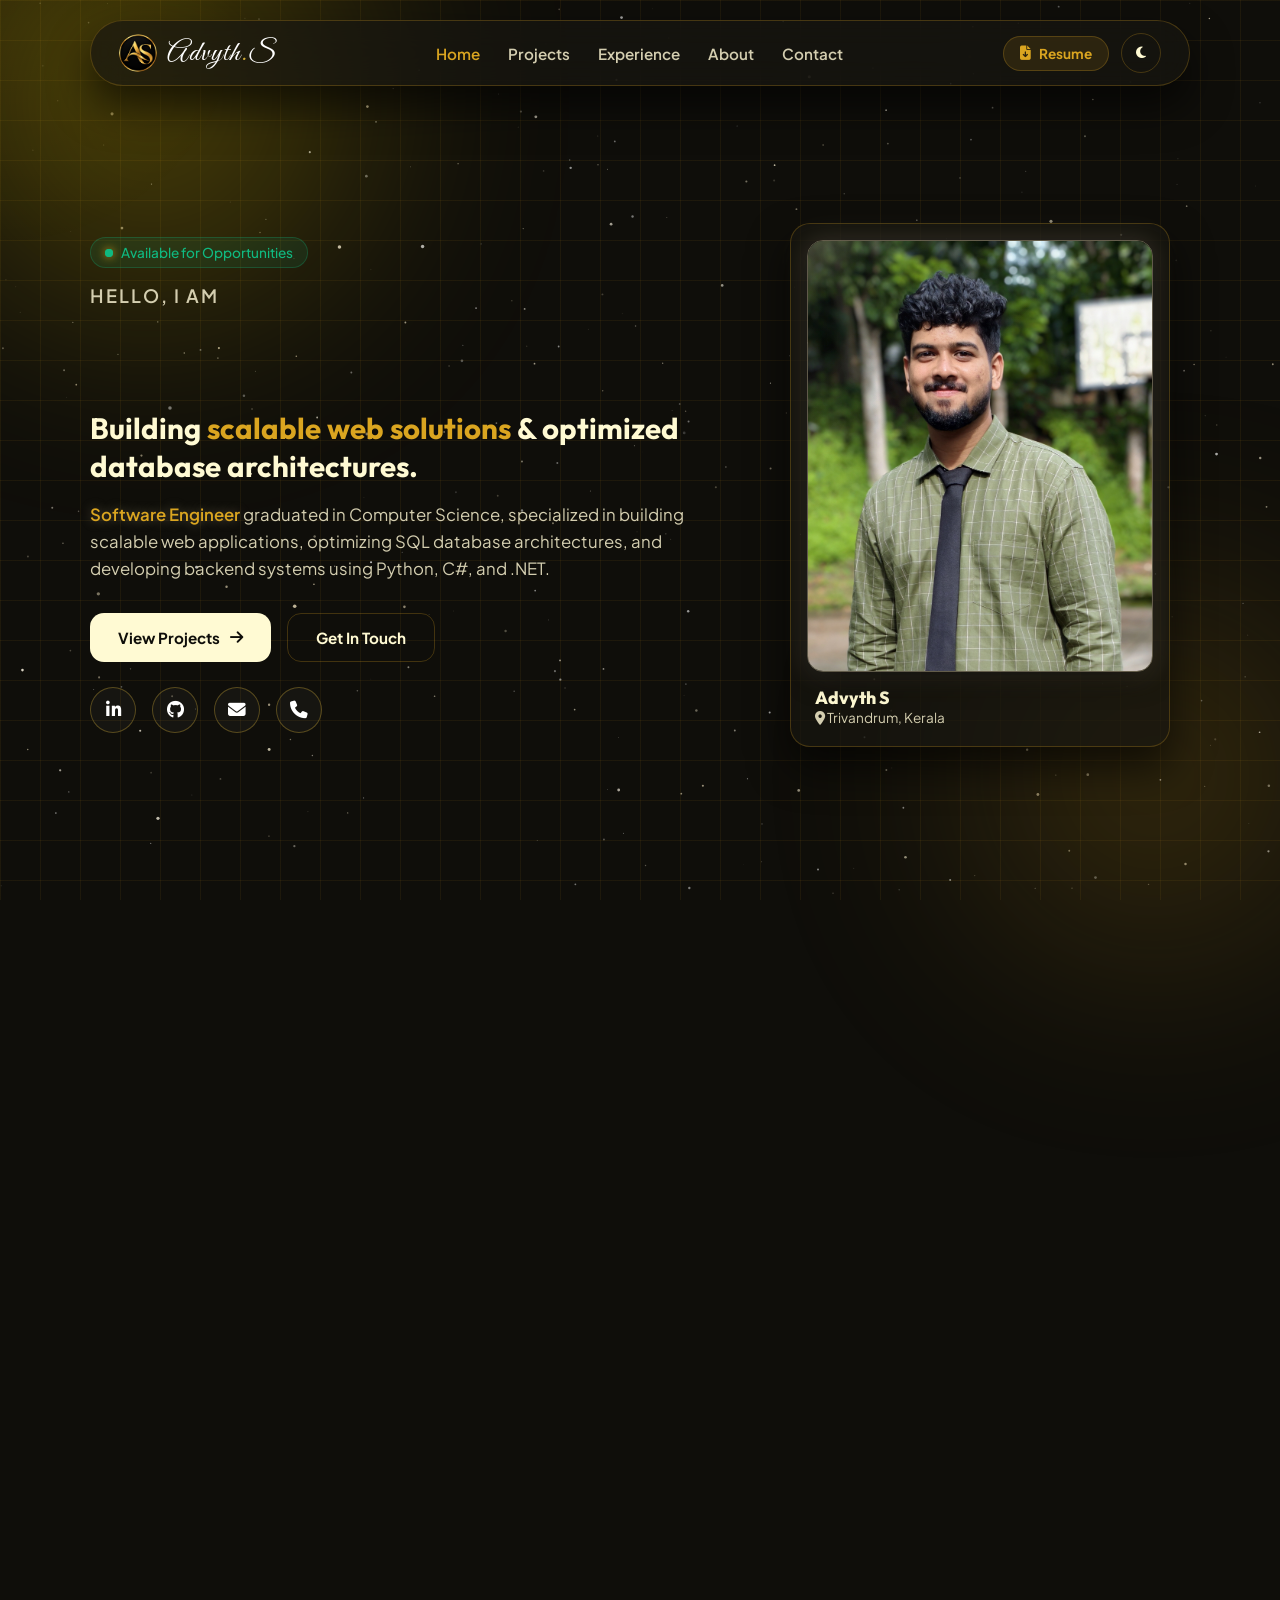
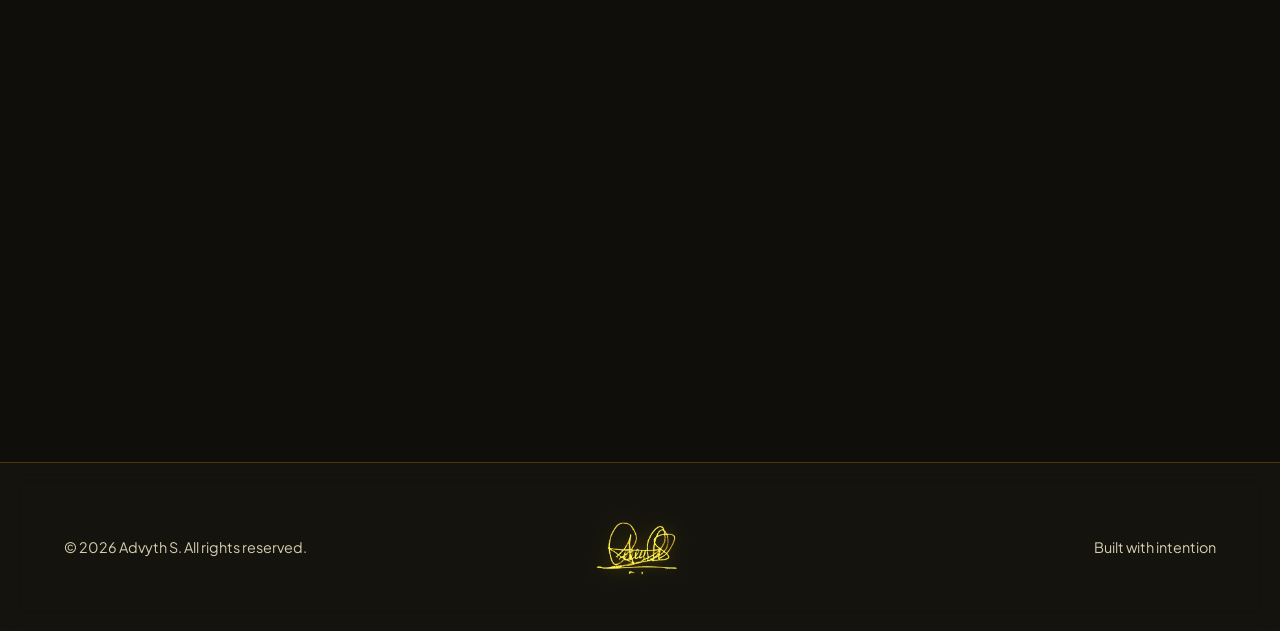
<file: index.html>
<!DOCTYPE html>
<html lang="en">

<head>
  <script>
    (function () {
      const savedTheme = localStorage.getItem('portfolio-theme') || 'dark';
      document.documentElement.setAttribute('data-theme', savedTheme);
    })();
  </script>
  <meta charset="UTF-8" />
  <meta name="viewport" content="width=device-width, initial-scale=1.0" />
  <title>Advyth S | Software Developer</title>

  <!-- Fonts & Icons -->
  <link rel="preconnect" href="https://fonts.googleapis.com">
  <link rel="preconnect" href="https://fonts.gstatic.com" crossorigin>
  <link
    href="https://fonts.googleapis.com/css2?family=Outfit:wght@400;600;800;900&family=Plus+Jakarta+Sans:wght@400;500;700&display=swap"
    rel="stylesheet">
  <link rel="stylesheet" href="https://cdnjs.cloudflare.com/ajax/libs/font-awesome/6.4.0/css/all.min.css" />
  <link rel="stylesheet" href="style.css" />
  <link rel="icon" type="image/png" sizes="32x32" href="./AS_Logo.png">
  <link rel="icon" type="image/png" sizes="16x16" href="./AS_Logo.png">
  <link rel="apple-touch-icon" sizes="180x180" href="./AS_Logo.png">
</head>

<body>
  <canvas id="starfield-canvas"></canvas>
  <!-- Dynamic Background Grid & Cursor Spotlight -->
  <div class="bg-grid"></div>
  <div class="cursor-spotlight" id="spotlight"></div>

  <!-- Ambient Glow Orbs -->
  <div class="glow-orb orb-gold-1"></div>
  <div class="glow-orb orb-gold-2"></div>

  <!-- Scroll Progress Bar -->
  <div class="scroll-progress-bar" id="progressBar"></div>
  <!-- Navbar -->
  <header class="navbar-wrapper">
    <nav class="navbar glass">
      <a href="index.html" class="logo">
        <img src="./AS_Symbol.png" alt="Advyth S Logo" class="logo-img" />
        <span class="logo-text">Advyth<span class="dot">.</span>S</span>
      </a>

      <ul class="nav-links">
        <li><a href="./index.html" class="nav-item active">Home</a></li>
        <li><a href="./projects.html" class="nav-item">Projects</a></li>
        <li><a href="./experience.html" class="nav-item">Experience</a></li>
        <li><a href="./about.html" class="nav-item">About</a></li>
        <li><a href="./contact.html" class="nav-item">Contact</a></li>
      </ul>

      <div class="nav-actions">
        <!-- Resume Download Button -->
        <a href="./ADVYTH_S-SOFTWARE_DEVELOPER.pdf" download="./ADVYTH_S-SOFTWARE_DEVELOPER.pdf" class="btn btn-resume"
          title="Download Resume">
          <i class="fas fa-file-arrow-down"></i>
          <span>Resume</span>
        </a>

        <button id="theme-toggle" class="theme-btn" aria-label="Toggle Theme">
          <i class="fas fa-sun"></i>
        </button>
        <button class="hamburger" aria-label="Toggle Navigation">
          <i class="fas fa-bars-staggered"></i>
        </button>
      </div>
    </nav>
  </header>

  <main class="fade-in-content">
    <!-- HERO SECTION (Remains visible without delay) -->
    <section id="hero" class="hero-section">
      <div class="hero-container">

        <!-- Text Column -->
        <div class="hero-text-content">
          <div class="status-badge">
            <span class="pulse-dot"></span>
            <span>Available for Opportunities</span>
          </div>

          <p class="greeting">Hello, I am</p>

          <h1 class="hero-name">ADVYTH S</h1>

          <h2 class="hero-title">
            Building <span class="text-gold">scalable web solutions</span> &amp; optimized database architectures.
          </h2>

          <p class="hero-subtext">
            <span class="highlight-text">Software Engineer</span> graduated in Computer Science, specialized in building
            scalable web applications, optimizing SQL database architectures, and developing backend systems using
            Python, C#, and .NET.
          </p>

          <div class="hero-actions">
            <a href="./projects.html" class="btn btn-primary">
              <span>View Projects</span>
              <i class="fas fa-arrow-right"></i>
            </a>
            <a href="./contact.html" class="btn btn-secondary">
              <span>Get In Touch</span>
            </a>
          </div>

          <div class="hero-socials">
            <a href="https://linkedin.com/in/advyths" target="_blank" aria-label="LinkedIn"><i
                class="fab fa-linkedin-in"></i></a>
            <a href="https://github.com/advy7h" target="_blank" aria-label="GitHub"><i class="fab fa-github"></i></a>
            <a href="https://mail.google.com/mail/?view=cm&fs=1&to=advythmuthuvila@gmail.com" aria-label="Email"><i
                class="fas fa-envelope"></i></a>
            <a href="tel:9496440625" aria-label="Phone"><i class="fas fa-phone"></i></a>
          </div>
        </div>

        <!-- Profile Frame Column -->
        <div class="hero-image-wrapper">
          <div class="profile-card glass hover-tilt">
            <div class="image-frame">
              <img src="./Profile_picture.JPG" alt="Advyth S" class="profile-img"
                onerror="this.src='https://images.unsplash.com/photo-1534528741775-53994a69daeb?auto=format&fit=crop&q=80&w=800'" />
            </div>
            <div class="profile-caption">
              <span class="caption-title">Advyth S</span>
              <span class="caption-sub"><i class="fas fa-location-dot"></i> Trivandrum, Kerala</span>
            </div>
          </div>
        </div>

      </div>
    </section>

    <!-- MODULE 2: ABOUT & SKILLS GRID -->
    <section id="about" class="section-padding">
      <div class="section-header scroll-hidden">
        <h2 class="section-title">About &amp; <span class="text-gold">Tech Stack</span></h2>
        <p class="section-subtitle">Core competencies, frameworks, and tools I specialize in.</p>
      </div>

      <div class="about-container">
        <!-- Bio Card -->
        <div class="glass bio-card scroll-hidden">
          <h3>Professional Summary</h3>
          <p>
            Computer Science graduate with hands-on experience in Python, C#, .NET, and SQL database management. Strong
            foundation in OOPS, DBMS, and Web API integration, with practical experience in building scalable web
            solutions, optimizing database queries, and debugging applications.
          </p>
          <div class="edu-badge">
            <i class="fas fa-graduation-cap"></i>
            <div>
              <strong>B.Tech in Computer Science &amp; Engineering</strong>
              <p>Mohandas College of Engineering and Technology (CGPA 7.74) | 2022 - 2026</p>
            </div>
          </div>
        </div>

        <!-- Skills Grid -->
        <div class="skills-grid">
          <div class="skill-card glass scroll-hidden">
            <i class="fas fa-code skill-icon"></i>
            <h4>Languages</h4>
            <p>Python, C#, SQL, JavaScript, PHP</p>
          </div>
          <div class="skill-card glass scroll-hidden">
            <i class="fas fa-layer-group skill-icon"></i>
            <h4>Frameworks</h4>
            <p>Django, Flask, FastAPI, .NET, ASP.NET MVC, Web API</p>
          </div>
          <div class="skill-card glass scroll-hidden">
            <i class="fas fa-desktop skill-icon"></i>
            <h4>Frontend</h4>
            <p>HTML5, CSS3, JavaScript, React.js, Next.js</p>
          </div>
          <div class="skill-card glass scroll-hidden">
            <i class="fas fa-database skill-icon"></i>
            <h4>Databases</h4>
            <p>MySQL, MSSQL, Oracle, MongoDB</p>
          </div>
          <div class="skill-card glass scroll-hidden">
            <i class="fas fa-screwdriver-wrench skill-icon"></i>
            <h4>Tools &amp; Testing</h4>
            <p>Git, GitHub, GitLab, VS Code, Vercel, Render, Manual/Unit Testing</p>
          </div>
          <div class="skill-card glass scroll-hidden">
            <i class="fas fa-brain skill-icon"></i>
            <h4>Core Concepts</h4>
            <p>OOPS, DBMS, Data Structures &amp; Algorithms</p>
          </div>
        </div>
      </div>
    </section>

    <!-- MODULE 3: EXPERIENCE -->
    <section id="experience" class="section-padding">
      <div class="section-header scroll-hidden">
        <h2 class="section-title">Work <span class="text-gold">Experience</span></h2>
        <p class="section-subtitle">My professional journey and industrial training.</p>
      </div>

      <div class="timeline">
        <div class="timeline-item glass scroll-hidden">
          <div class="timeline-marker"></div>
          <div class="timeline-content">
            <span class="timeline-date">05/2026 - 10/2026</span>
            <h3>Python Full Stack Trainee</h3>
            <h4 class="company">QSpiders, Kochi</h4>
            <ul>
              <li>Developing hands-on experience in Python-based backend services and database-driven applications using
                SQL.</li>
              <li>Working on full-stack application development, testing, database operations, and code implementation.
              </li>
            </ul>
          </div>
        </div>

        <div class="timeline-item glass scroll-hidden">
          <div class="timeline-marker"></div>
          <div class="timeline-content">
            <span class="timeline-date">05/2025 - 06/2025</span>
            <h3>Web Development Intern</h3>
            <h4 class="company">KELTRON Knowledge Centre, Kochi</h4>
            <ul>
              <li>Developed Django web modules and backend APIs with robust database integration.</li>
              <li>Optimized SQL database queries to improve backend response times and overall server performance.</li>
            </ul>
          </div>
        </div>
      </div>
    </section>

    <!-- MODULE 4: PROJECTS -->
    <section id="projects" class="section-padding">
      <div class="section-header scroll-hidden">
        <h2 class="section-title">Featured <span class="text-gold">Projects</span></h2>
        <p class="section-subtitle">Practical applications built with AI, Computer Vision, and Web APIs.</p>
      </div>

      <div class="projects-grid">
        <!-- Project 1 -->
        <div class="project-card glass scroll-hidden">
          <div class="project-header">
            <i class="fas fa-wallet project-icon"></i>
            <span class="project-date">07/2025 - 05/2026</span>
          </div>
          <h3>Smart Spending with AI</h3>
          <p>
            Financial management application built with Python backend services, database integration, and AI-driven
            analysis using ASP.NET. Features expense tracking, budgeting, recommendations, interactive dashboards, and
            Web API integration.
          </p>
          <div class="project-tags">
            <span>Python</span>
            <span>ASP.NET</span>
            <span>AI Integration</span>
            <span>SQL</span>
            <span>Web API</span>
          </div>
          <div class="project-card-footer">
            <a href="projects.html#smart-spending" class="btn-card-link">
              <span>View Details</span>
              <i class="fas fa-arrow-right"></i>
            </a>
          </div>
        </div>

        <!-- Project 2 -->
        <div class="project-card glass scroll-hidden">
          <div class="project-header">
            <i class="fas fa-camera-retro project-icon"></i>
            <span class="project-date">01/2025 - 04/2025</span>
          </div>
          <h3>Automated Attendance Manager</h3>
          <p>
            Flask-based web application for automated attendance processing using Python and OpenCV. Implemented
            real-time face recognition, attendance processing logic, and database record management.
          </p>
          <div class="project-tags">
            <span>Flask</span>
            <span>OpenCV</span>
            <span>Python</span>
            <span>Face Recognition</span>
            <span>MySQL</span>
          </div>
          <div class="project-card-footer">
            <a href="projects.html#attendance-manager" class="btn-card-link">
              <span>View Details</span>
              <i class="fas fa-arrow-right"></i>
            </a>
          </div>
        </div>
      </div>
    </section>


    <!-- MODULE 5: CONTACT & FOOTER -->
    <section id="contact" class="section-padding">
      <div class="section-header scroll-hidden">
        <h2 class="section-title">Get In <span class="text-gold">Touch</span></h2>
        <p class="section-subtitle">Feel free to reach out for opportunities or collaborations.</p>
      </div>

      <div class="contact-container glass scroll-hidden">
        <div class="contact-info">
          <h3>Let's Connect</h3>
          <p>I am open to software development opportunities, full-stack roles, and project collaborations.</p>

          <div class="contact-details">
            <div class="contact-item">
              <i class="fas fa-envelope"></i>
              <div>
                <strong>Email</strong>
                <p>advythmuthuvila@gmail.com</p>
              </div>
            </div>
            <div class="contact-item">
              <i class="fas fa-phone"></i>
              <div>
                <strong>Phone</strong>
                <p>+91 9496440625</p>
              </div>
            </div>
            <div class="contact-item">
              <i class="fas fa-location-dot"></i>
              <div>
                <strong>Location</strong>
                <p>Trivandrum / Kochi, Kerala</p>
              </div>
            </div>
          </div>
        </div>

        <form action="https://formspree.io/f/mkjgapzb" method="POST" class="contact-form" id="contactForm">
          <div class="form-group">
            <input type="text" name="name" placeholder="Your Name" required />
          </div>
          <div class="form-group">
            <input type="email" name="email" placeholder="Your Email" required />
          </div>
          <div class="form-group">
            <textarea name="message" rows="5" placeholder="Your Message" required></textarea>
          </div>
          <button type="submit" class="btn btn-primary">
            <span>Send Message</span>
            <i class="fas fa-paper-plane"></i>
          </button>
        </form>
      </div>
    </section>
  </main>

  <!-- Footer -->
  <footer class="footer">
    <div class="footer-container">
      <!-- Left: Copyright -->
      <p class="footer-left">&copy; 2026 Advyth S. All rights reserved.</p>

      <!-- Center: Signature -->
      <div class="footer-center">
        <img src="signature.png" alt="Advyth S Signature" class="footer-signature-img" />
      </div>

      <!-- Right: Made With Quote -->
      <p class="footer-right">
        Built with intention
      </p>
    </div>
  </footer>
  <script src="script.js"></script>
</body>

</html>
</file>
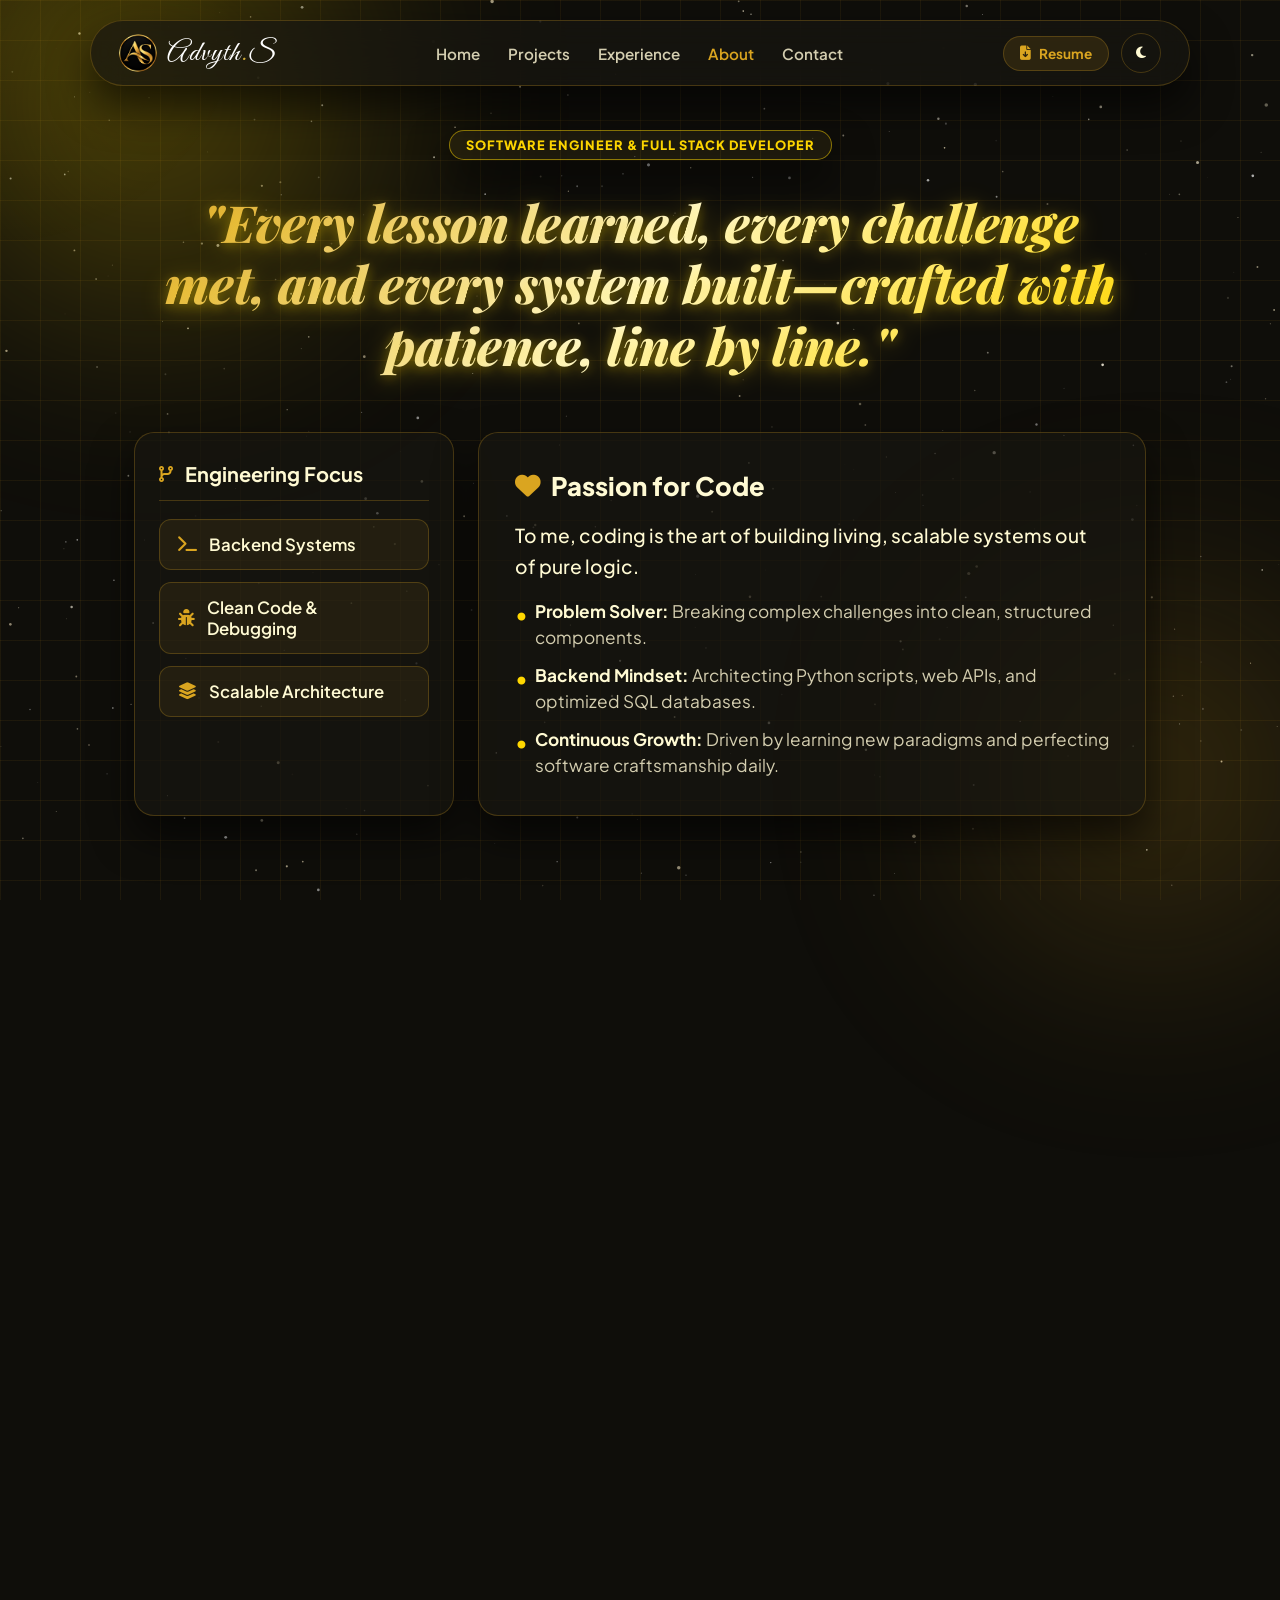
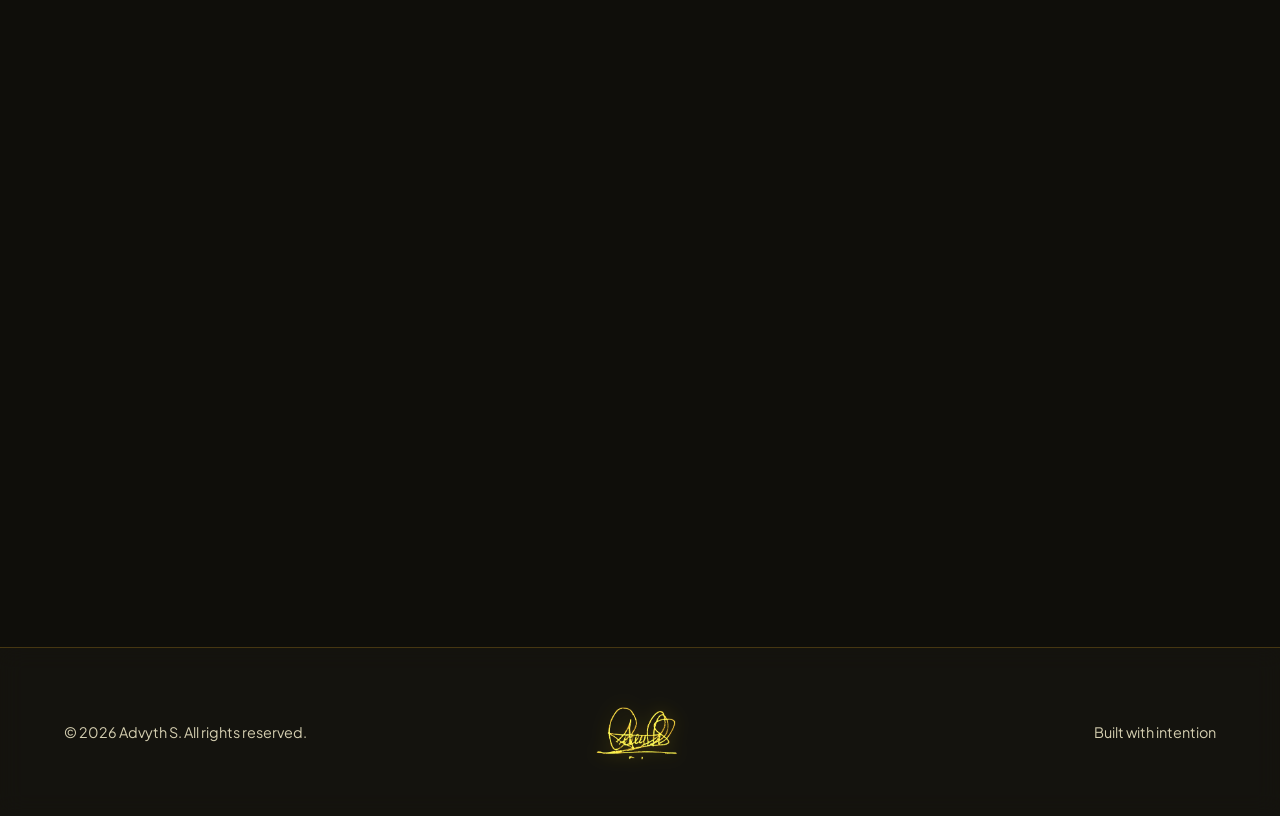
<file: about.html>
<!DOCTYPE html>
<html lang="en">

<head>
    <!-- Restore saved theme before page render to prevent flash -->
    <script>
        (function () {
            const savedTheme = localStorage.getItem('portfolio-theme') || 'dark';
            document.documentElement.setAttribute('data-theme', savedTheme);
        })();
    </script>

    <meta charset="UTF-8" />
    <meta name="viewport" content="width=device-width, initial-scale=1.0" />
    <title>Advyth S | Software Developer</title>

    <!-- Fonts & Icons -->
    <link rel="preconnect" href="https://fonts.googleapis.com">
    <link rel="preconnect" href="https://fonts.gstatic.com" crossorigin>
    <link
        href="https://fonts.googleapis.com/css2?family=Outfit:wght@400;600;800;900&family=Playfair+Display:ital,wght@1,600;1,800&family=Great+Vibes&family=Plus+Jakarta+Sans:wght@400;500;700&display=swap"
        rel="stylesheet">
    <link rel="stylesheet" href="https://cdnjs.cloudflare.com/ajax/libs/font-awesome/6.4.0/css/all.min.css" />
    <link rel="stylesheet" href="style.css" />
    <link rel="icon" type="image/png" sizes="32x32" href="./AS_Logo.png">
    <link rel="icon" type="image/png" sizes="16x16" href="./AS_Logo.png">
    <link rel="apple-touch-icon" sizes="180x180" href="./AS_Logo.png">
</head>

<body>
    <canvas id="starfield-canvas"></canvas>
    <!-- Top Scroll Progress Bar -->
    <div class="scroll-progress-bar" id="progressBar"></div>

    <!-- Background Grid & Cursor Spotlight -->
    <div class="bg-grid"></div>
    <div class="cursor-spotlight" id="spotlight"></div>

    <!-- Ambient Glow Orbs -->
    <div class="glow-orb orb-gold-1"></div>
    <div class="glow-orb orb-gold-2"></div>

    <!-- Navigation Bar -->
    <header class="navbar-wrapper">
        <nav class="navbar glass">
            <a href="index.html" class="logo">
                <img src="./AS_Symbol.png" alt="Advyth S Logo" class="logo-img" />
                <span class="logo-text">Advyth<span class="dot">.</span>S</span>
            </a>

            <ul class="nav-links">
                <li><a href="./index.html" class="nav-item">Home</a></li>
                <li><a href="./projects.html" class="nav-item">Projects</a></li>
                <li><a href="./experience.html" class="nav-item">Experience</a></li>
                <li><a href="./about.html" class="nav-item active">About</a></li>
                <li><a href="./contact.html" class="nav-item">Contact</a></li>
            </ul>

            <div class="nav-actions">
                <a href="./ADVYTH_S-SOFTWARE_DEVELOPER.pdf" download="./ADVYTH_S-SOFTWARE_DEVELOPER.pdf" class="btn-resume" title="Download Resume">
                    <i class="fas fa-file-arrow-down"></i>
                    <span>Resume</span>
                </a>

                <button id="theme-toggle" class="theme-btn" aria-label="Toggle Theme">
                    <i class="fas fa-sun"></i>
                </button>
                <button class="hamburger" aria-label="Toggle Navigation">
                    <i class="fas fa-bars-staggered"></i>
                </button>
            </div>
        </nav>
    </header>

    <!-- Main Content Area -->
    <main class="section-padding about-page-container">

        <!-- STANDALONE LARGE GRADIENT HEADING (NO BOX CONTAINER) -->
        <section class="about-hero-standalone scroll-hidden">
            <div class="hero-title-group">
                <span class="user-designation">Software Engineer & Full Stack Developer</span>
                <h1 class="gradient-headline">
                    "Every lesson learned, every challenge met, and every system built—crafted with patience, line by
                    line."
                </h1>
            </div>
        </section>

        <!-- SECTION 1: MINIMALIST STORY SPLIT -->
        <section class="about-story-split scroll-hidden">

            <!-- Left Column: Core Focus -->
            <div class="story-sidebar glass">
                <div class="sidebar-header">
                    <i class="fas fa-code-branch text-gold sidebar-icon"></i>
                    <h3>Engineering Focus</h3>
                </div>
                <div class="sidebar-pills">
                    <div class="sidebar-pill">
                        <i class="fas fa-terminal text-gold"></i>
                        <span>Backend Systems</span>
                    </div>
                    <div class="sidebar-pill">
                        <i class="fas fa-bug text-gold"></i>
                        <span>Clean Code & Debugging</span>
                    </div>
                    <div class="sidebar-pill">
                        <i class="fas fa-layer-group text-gold"></i>
                        <span>Scalable Architecture</span>
                    </div>
                </div>
            </div>

            <!-- Right Column: Minimalist Narrative -->
            <div class="story-main glass">
                <h3 class="story-title"><i class="fas fa-heart text-gold"></i> Passion for Code</h3>
                <p class="story-paragraph">
                    To me, coding is the art of building living, scalable systems out of pure logic.
                </p>
                <ul class="minimal-list">
                    <li><strong>Problem Solver:</strong> Breaking complex challenges into clean, structured components.
                    </li>
                    <li><strong>Backend Mindset:</strong> Architecting Python scripts, web APIs, and optimized SQL
                        databases.</li>
                    <li><strong>Continuous Growth:</strong> Driven by learning new paradigms and perfecting software
                        craftsmanship daily.</li>
                </ul>
            </div>

        </section>

        <!-- SECTION 2: SOFT SKILLS (MINIMAL ACCENT CARDS) -->
        <section class="soft-skills-section scroll-hidden">
            <div class="section-title-wrapper">
                <h3 class="sub-section-title"><i class="fas fa-user-gear text-gold"></i> Leadership & Collaboration</h3>
            </div>

            <div class="skills-flex-list">
                <div class="skill-accent-card glass">
                    <div class="accent-border"></div>
                    <div class="skill-card-content">
                        <div class="skill-icon"><i class="fas fa-people-roof text-gold"></i></div>
                        <div class="skill-info">
                            <h4>Student Governance & Leadership</h4>
                            <p>Elected council member bridging communication, directing welfare, and guiding team
                                initiatives.</p>
                        </div>
                    </div>
                </div>

                <div class="skill-accent-card glass">
                    <div class="accent-border"></div>
                    <div class="skill-card-content">
                        <div class="skill-icon"><i class="fas fa-comments text-gold"></i></div>
                        <div class="skill-info">
                            <h4>Active Communication & Mentorship</h4>
                            <p>Empathetic team collaborator focused on transparent technical discussions and mentoring
                                peers.</p>
                        </div>
                    </div>
                </div>
            </div>
        </section>

        <!-- SECTION 3: BENTO MOSAIC GRID (LIFE BEYOND WORK) -->
        <section class="personal-bento-section scroll-hidden">
            <div class="section-title-wrapper">
                <h3 class="sub-section-title"><i class="fas fa-mug-hot text-gold"></i> Beyond the Terminal</h3>
            </div>

            <div class="bento-grid">
                <div class="bento-card bento-wide glass">
                    <div class="bento-badge"><i class="fas fa-futbol text-gold"></i> Sports</div>
                    <h4 class="bento-title">Football & Cricket</h4>
                    <p class="bento-text">Football is my absolute favorite escape—I live and breathe it on and off the
                        field, but cricket is always right there taking up the rest of my sports fix.</p>
                </div>

                <div class="bento-card glass">
                    <div class="bento-badge"><i class="fas fa-film text-gold"></i> Cinema</div>
                    <h4 class="bento-title">Movies & Series</h4>
                    <p class="bento-text">My ideal way to recharge is getting completely lost in a great movie or
                        bingeing a solid TV show.</p>
                </div>

                <div class="bento-card glass">
                    <div class="bento-badge"><i class="fas fa-route text-gold"></i> Travel</div>
                    <h4 class="bento-title">Road Trips</h4>
                    <p class="bento-text">Some of my best memories come from unplanned drives, good music, and exploring
                        new spots with close friends.</p>
                </div>

                <div class="bento-card bento-wide glass">
                    <div class="bento-badge"><i class="fas fa-heart text-gold"></i> Comfort Space</div>
                    <h4 class="bento-title">Family & Friends</h4>
                    <p class="bento-text">At the end of the day, it's the people in my corner who keep me going and keep
                        me grounded.</p>
                </div>
            </div>
        </section>

        <!-- HIGHLIGHTED THANK YOU SECTION (NO CONTAINER) -->
        <section class="thankyou-section scroll-hidden">
            <div class="thankyou-inner">
                <h3 class="thankyou-title">"Thank You for Taking the Time to Know Me"</h3>

                <!-- Personal Signature -->
                <div class="signature-container">
                    <span class="user-signature">Advyth S</span>
                </div>


                <a href="contact.html" class="btn-resume btn-connect">
                    <i class="fas fa-paper-plane"></i>
                    <span>Let's Connect</span>
                </a>
            </div>
        </section>

    </main>

    <!-- Footer -->
    <footer class="footer">
        <div class="footer-container">
            <!-- Left: Copyright -->
            <p class="footer-left">&copy; 2026 Advyth S. All rights reserved.</p>

            <!-- Center: Signature -->
            <div class="footer-center">
                <img src="signature.png" alt="Advyth S Signature" class="footer-signature-img" />
            </div>

            <!-- Right: Made With Quote -->
            <p class="footer-right">
                Built with intention
            </p>
        </div>
    </footer>

    <script src="script.js"></script>
</body>

</html>
</file>
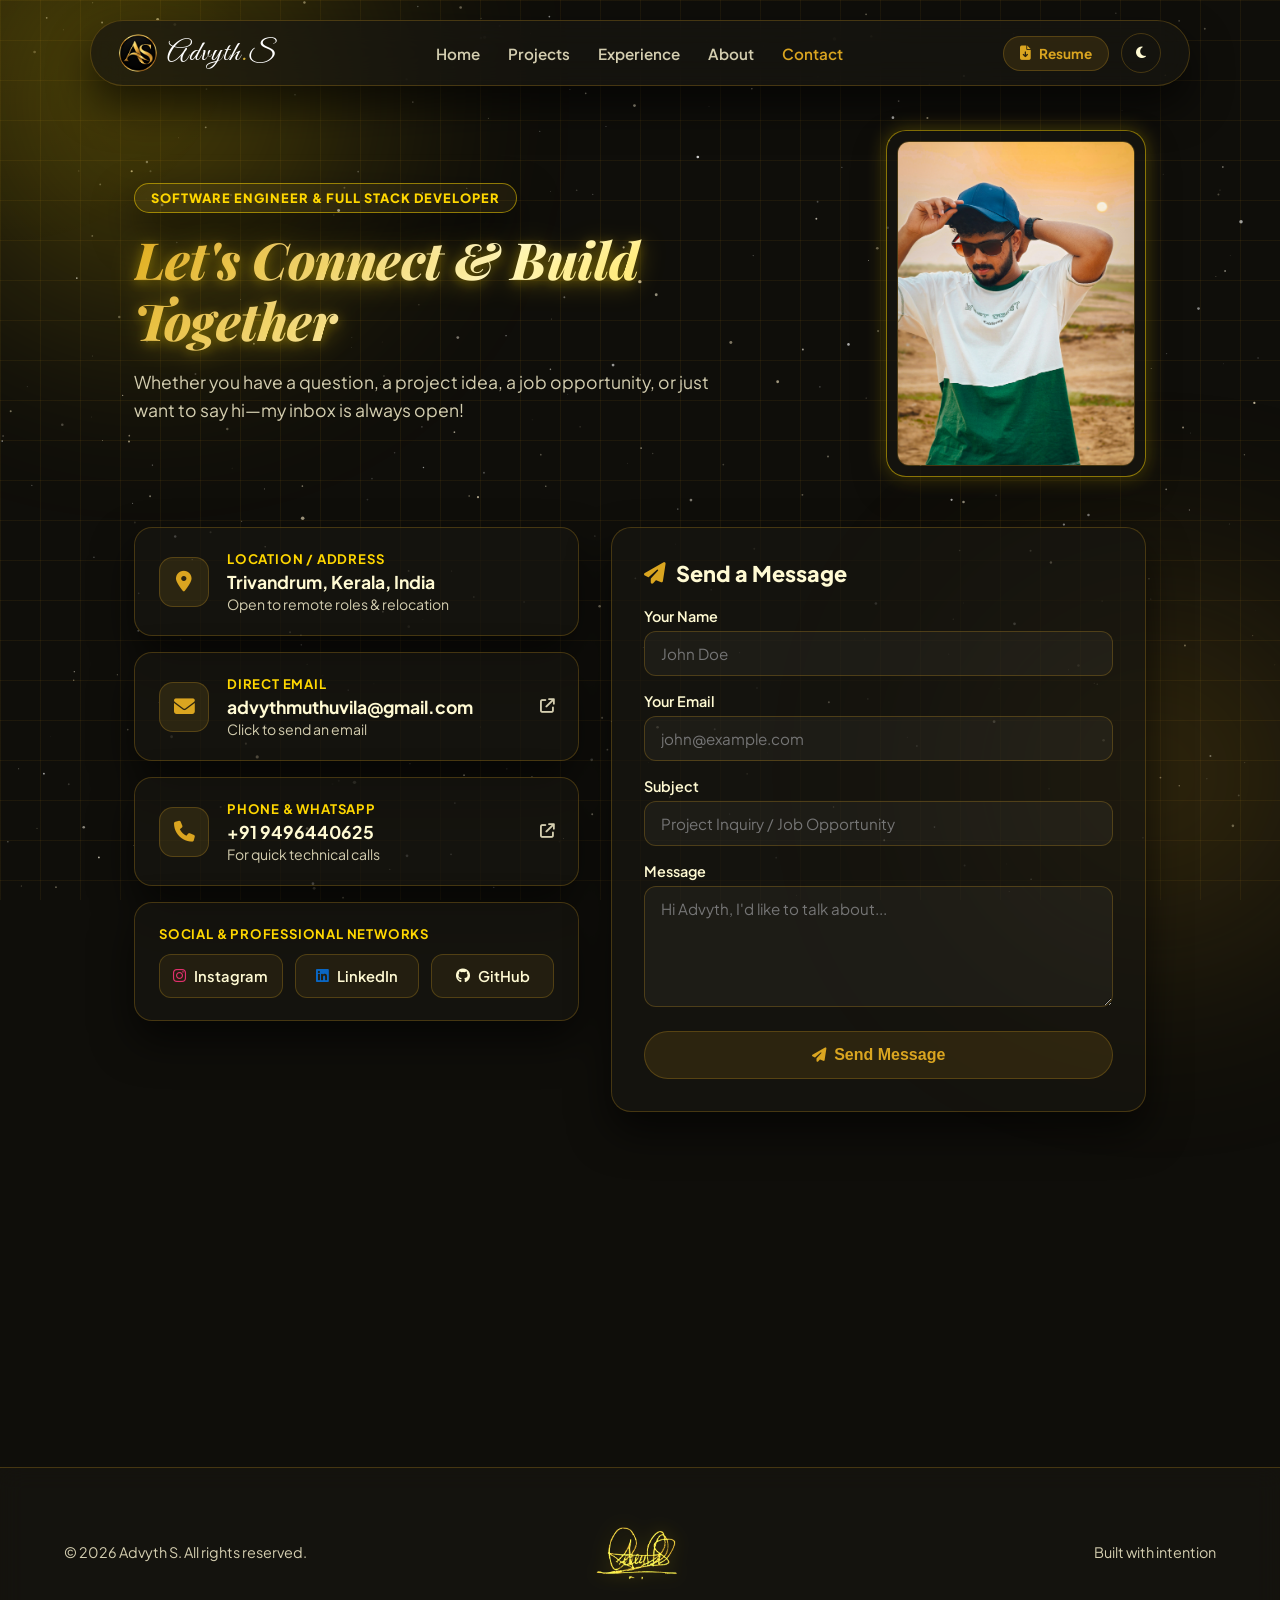
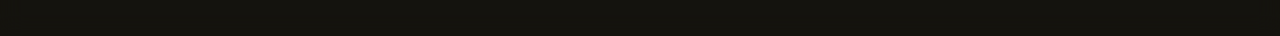
<file: contact.html>
<!DOCTYPE html>
<html lang="en">

<head>
    <!-- Restore saved theme before page render to prevent flash -->
    <script>
        (function () {
            const savedTheme = localStorage.getItem('portfolio-theme') || 'dark';
            document.documentElement.setAttribute('data-theme', savedTheme);
        })();
    </script>

    <meta charset="UTF-8" />
    <meta name="viewport" content="width=device-width, initial-scale=1.0" />
    <title>Advyth S | Software Developer</title>

    <!-- Fonts & Icons -->
    <link rel="preconnect" href="https://fonts.googleapis.com">
    <link rel="preconnect" href="https://fonts.gstatic.com" crossorigin>
    <link
        href="https://fonts.googleapis.com/css2?family=Outfit:wght@400;600;800;900&family=Playfair+Display:ital,wght@1,600;1,800&family=Great+Vibes&family=Plus+Jakarta+Sans:wght@400;500;700&display=swap"
        rel="stylesheet">
    <link rel="stylesheet" href="https://cdnjs.cloudflare.com/ajax/libs/font-awesome/6.4.0/css/all.min.css" />
    <link rel="stylesheet" href="style.css" />
    <link rel="icon" type="image/png" sizes="32x32" href="./AS_Logo.png">
    <link rel="icon" type="image/png" sizes="16x16" href="./AS_Logo.png">
    <link rel="apple-touch-icon" sizes="180x180" href="./AS_Logo.png">
</head>

<body>
    <canvas id="starfield-canvas"></canvas>
    <!-- Top Scroll Progress Bar -->
    <div class="scroll-progress-bar" id="progressBar"></div>

    <!-- Background Grid & Cursor Spotlight -->
    <div class="bg-grid"></div>
    <div class="cursor-spotlight" id="spotlight"></div>

    <!-- Ambient Glow Orbs -->
    <div class="glow-orb orb-gold-1"></div>
    <div class="glow-orb orb-gold-2"></div>

    <!-- Navigation Bar -->
    <header class="navbar-wrapper">
        <nav class="navbar glass">
            <a href="index.html" class="logo">
                <img src="./AS_Symbol.png" alt="Advyth S Logo" class="logo-img" />
                <span class="logo-text">Advyth<span class="dot">.</span>S</span>
            </a>

            <ul class="nav-links">
                <li><a href="index.html" class="nav-item">Home</a></li>
                <li><a href="projects.html" class="nav-item">Projects</a></li>
                <li><a href="experience.html" class="nav-item">Experience</a></li>
                <li><a href="about.html" class="nav-item">About</a></li>
                <li><a href="contact.html" class="nav-item active">Contact</a></li>
            </ul>

            <div class="nav-actions">
                <a href="./ADVYTH_S-SOFTWARE_DEVELOPER.pdf" download="./ADVYTH_S-SOFTWARE_DEVELOPER.pdf" class="btn-resume" title="Download Resume">
                    <i class="fas fa-file-arrow-down"></i>
                    <span>Resume</span>
                </a>

                <button id="theme-toggle" class="theme-btn" aria-label="Toggle Theme">
                    <i class="fas fa-sun"></i>
                </button>
                <button class="hamburger" aria-label="Toggle Navigation">
                    <i class="fas fa-bars-staggered"></i>
                </button>
            </div>
        </nav>
    </header>

    <!-- Main Content Area -->
    <main class="section-padding contact-page-container">

        <!-- TOP PROFILE HERO HEADER (2-COLUMN FLEX) -->
        <section class="contact-hero scroll-hidden">

            <!-- Left Side: Text Content -->
            <div class="contact-hero-text">
                <span class="user-designation">SOFTWARE ENGINEER &amp; FULL STACK DEVELOPER</span>
                <h1 class="gradient-headline">Let's Connect &amp; Build Together</h1>
                <p class="contact-hero-subtext">
                    Whether you have a question, a project idea, a job opportunity, or just want to say hi—my inbox is
                    always open!
                </p>
            </div>

            <!-- Right Side: 3:4 Glass Photo Frame -->
            <div class="contact-profile-frame-34 glass">
                <img src="profile_picture2.jpg" alt="Advyth S" class="contact-profile-img-34" />
                <div class="frame-glass-reflection"></div>
            </div>

        </section>

        <!-- CONTACT GRID SECTION -->
        <section class="contact-grid-wrapper scroll-hidden">

            <!-- Left Column: Direct Communication Cards -->
            <div class="contact-cards-column">

                <!-- Location / Address Card -->
                <div class="contact-card glass">
                    <div class="contact-card-icon">
                        <i class="fas fa-location-dot text-gold"></i>
                    </div>
                    <div class="contact-card-content">
                        <span class="card-label">Location / Address</span>
                        <h4 class="card-value">Trivandrum, Kerala, India</h4>
                        <p class="card-sub">Open to remote roles & relocation</p>
                    </div>
                </div>

                <!-- Email Card -->
                <a href="https://mail.google.com/mail/?view=cm&fs=1&to=advythmuthuvila@gmail.com"
                    class="contact-card glass contact-card-link">
                    <div class="contact-card-icon">
                        <i class="fas fa-envelope text-gold"></i>
                    </div>
                    <div class="contact-card-content">
                        <span class="card-label">Direct Email</span>
                        <h4 class="card-value">advythmuthuvila@gmail.com</h4>
                        <p class="card-sub">Click to send an email</p>
                    </div>
                    <i class="fas fa-arrow-up-right-from-square card-external-icon"></i>
                </a>

                <!-- Phone / WhatsApp Card -->
                <a href="tel:+91 9496440625" class="contact-card glass contact-card-link">
                    <div class="contact-card-icon">
                        <i class="fas fa-phone text-gold"></i>
                    </div>
                    <div class="contact-card-content">
                        <span class="card-label">Phone & WhatsApp</span>
                        <h4 class="card-value">+91 9496440625</h4>
                        <p class="card-sub">For quick technical calls</p>
                    </div>
                    <i class="fas fa-arrow-up-right-from-square card-external-icon"></i>
                </a>

                <!-- Social Channels (LinkedIn, GitHub, Instagram) -->
                <div class="socials-glass-card glass">
                    <span class="card-label">Social & Professional Networks</span>
                    <div class="social-links-grid">

                        <a href="https://www.instagram.com/advy7h/" target="_blank" rel="noopener noreferrer"
                            class="social-pill">
                            <i class="fab fa-instagram instagram-color"></i>
                            <span>Instagram</span>
                        </a>

                        <a href="https://www.linkedin.com/in/advyths" target="_blank" rel="noopener noreferrer"
                            class="social-pill">
                            <i class="fab fa-linkedin linkedin-color"></i>
                            <span>LinkedIn</span>
                        </a>

                        <a href="https://github.com/advy7h" target="_blank" rel="noopener noreferrer"
                            class="social-pill">
                            <i class="fab fa-github github-color"></i>
                            <span>GitHub</span>
                        </a>

                    </div>
                </div>

            </div>

            <!-- Right Column: Interactive Message Form -->
            <div class="contact-form-card glass">
                <h3 class="form-title"><i class="fas fa-paper-plane text-gold"></i> Send a Message</h3>
                <form action="https://formspree.io/f/mkjgapzb" method="POST" class="contact-form" id="contactForm">
                    <div class="form-group">
                        <label for="name">Your Name</label>
                        <input type="text" id="name" name="name" placeholder="John Doe" required />
                    </div>

                    <div class="form-group">
                        <label for="email">Your Email</label>
                        <input type="email" id="email" name="email" placeholder="john@example.com" required />
                    </div>

                    <div class="form-group">
                        <label for="subject">Subject</label>
                        <input type="text" id="subject" name="subject" placeholder="Project Inquiry / Job Opportunity"
                            required />
                    </div>

                    <div class="form-group">
                        <label for="message">Message</label>
                        <textarea id="message" name="message" rows="5"
                            placeholder="Hi Advyth, I'd like to talk about..." required></textarea>
                    </div>

                    <button type="submit" class="btn-resume btn-submit-form">
                        <i class="fas fa-paper-plane"></i>
                        <span>Send Message</span>
                    </button>
                </form>
            </div>

        </section>

        <!-- STANDALONE THANK YOU SECTION (NO CONTAINER) -->
        <section class="thankyou-section scroll-hidden">
            <div class="thankyou-inner">
                <h3 class="thankyou-title">Thank You for Reaching Out</h3>

                <!-- Personal Handwritten Signature -->
                <div class="signature-container">
                    <span class="user-signature">Advyth S</span>
                </div>
            </div>
        </section>

    </main>

    <!-- Footer -->
    <footer class="footer">
        <div class="footer-container">
            <!-- Left: Copyright -->
            <p class="footer-left">&copy; 2026 Advyth S. All rights reserved.</p>

            <!-- Center: Signature -->
            <div class="footer-center">
                <img src="signature.png" alt="Advyth S Signature" class="footer-signature-img" />
            </div>

            <!-- Right: Made With Quote -->
            <p class="footer-right">
                Built with intention
            </p>
        </div>
    </footer>

    <script src="script.js"></script>
</body>

</html>
</file>
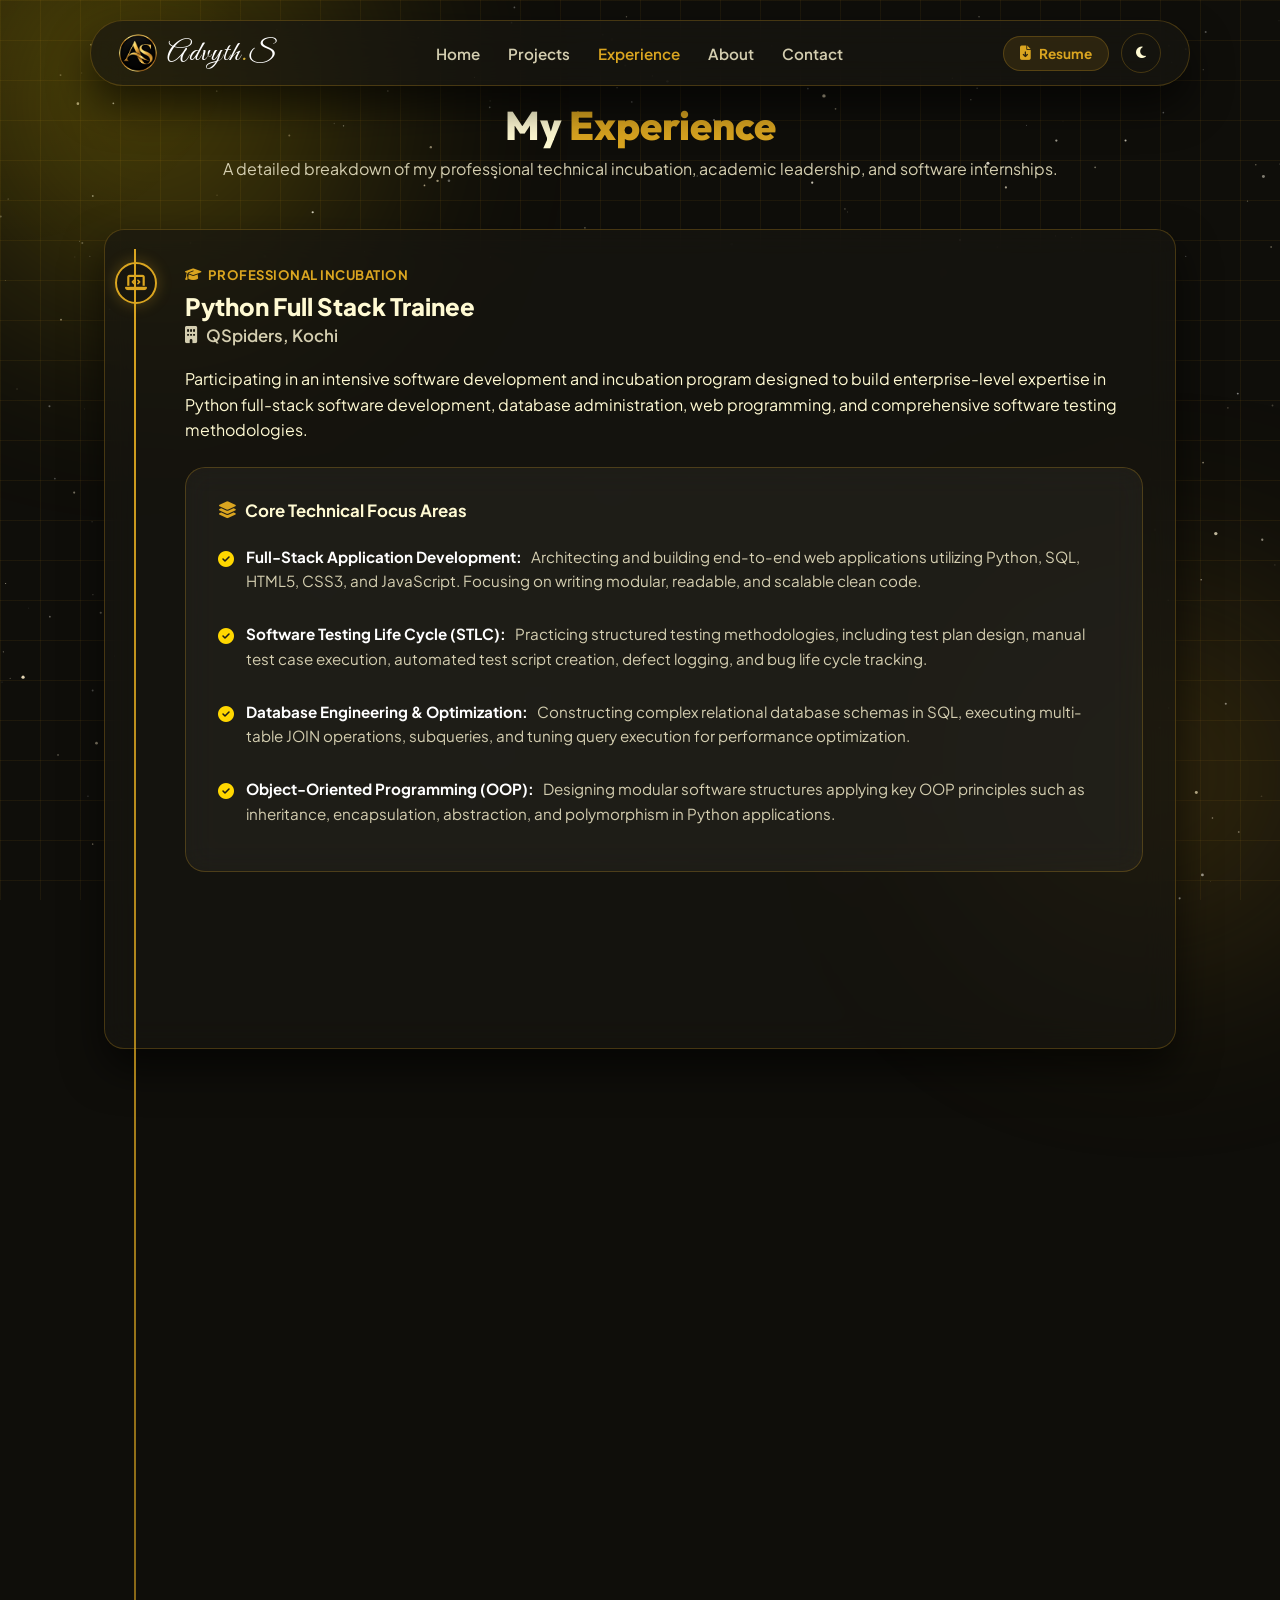
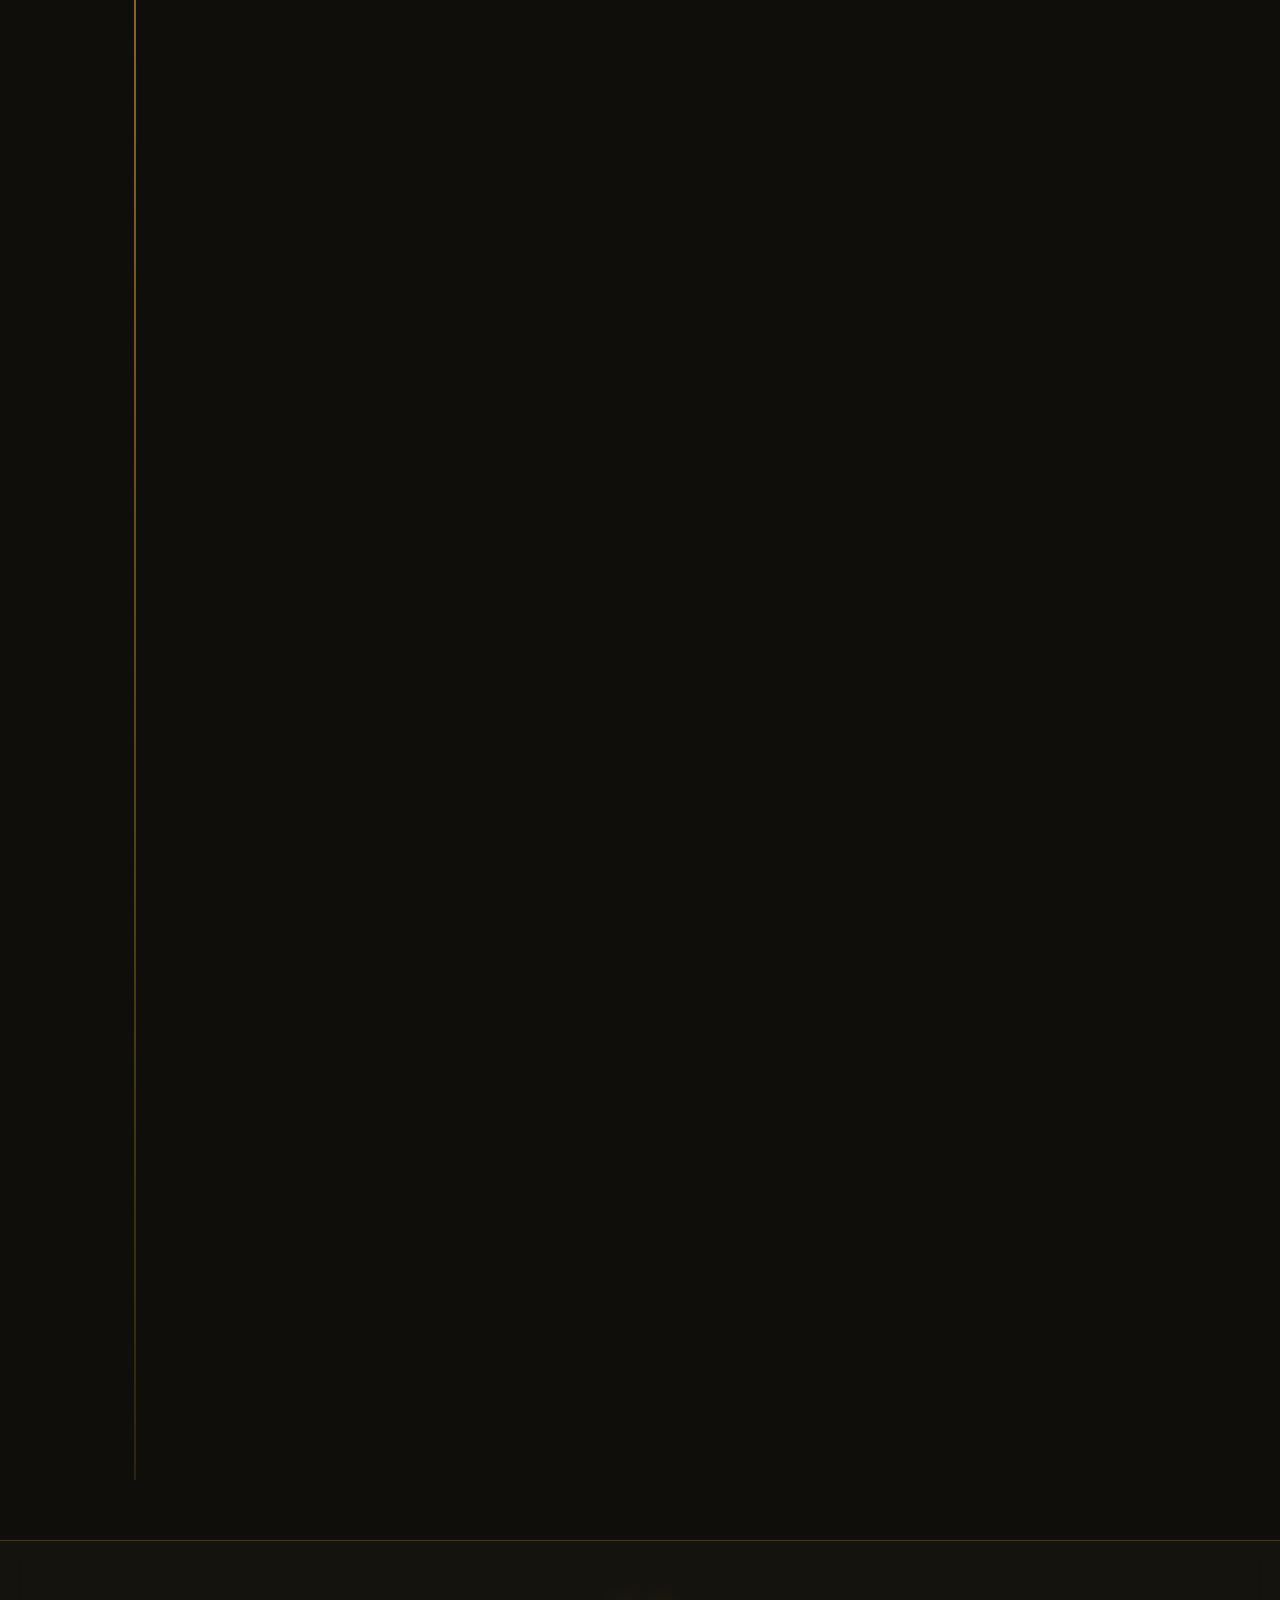
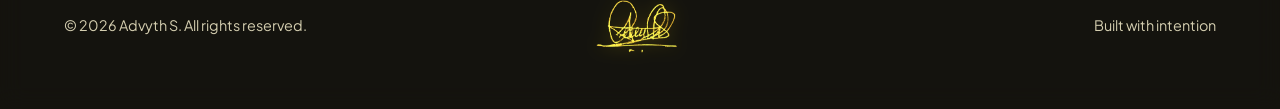
<file: experience.html>
<!DOCTYPE html>
<html lang="en">

<head>
  <!-- Restore saved theme before page render to prevent flash -->
  <script>
    (function () {
      const savedTheme = localStorage.getItem('portfolio-theme') || 'dark';
      document.documentElement.setAttribute('data-theme', savedTheme);
    })();
  </script>

  <meta charset="UTF-8" />
  <meta name="viewport" content="width=device-width, initial-scale=1.0" />
  <title>Advyth S | Software Developer</title>

  <!-- Fonts & Icons -->
  <link rel="preconnect" href="https://fonts.googleapis.com">
  <link rel="preconnect" href="https://fonts.gstatic.com" crossorigin>
  <link
    href="https://fonts.googleapis.com/css2?family=Outfit:wght@400;600;800;900&family=Plus+Jakarta+Sans:wght@400;500;700&display=swap"
    rel="stylesheet">
  <link rel="stylesheet" href="https://cdnjs.cloudflare.com/ajax/libs/font-awesome/6.4.0/css/all.min.css" />
  <link rel="stylesheet" href="style.css" />
  <link rel="icon" type="image/png" sizes="32x32" href="./AS_Logo.png">
  <link rel="icon" type="image/png" sizes="16x16" href="./AS_Logo.png">
  <link rel="apple-touch-icon" sizes="180x180" href="./AS_Logo.png">
</head>

<body>
  
  <canvas id="starfield-canvas"></canvas>
  <!-- Top Scroll Progress Bar -->
  <div class="scroll-progress-bar" id="progressBar"></div>

  <!-- Background Grid & Cursor Spotlight -->
  <div class="bg-grid"></div>
  <div class="cursor-spotlight" id="spotlight"></div>

  <!-- Ambient Glow Orbs -->
  <div class="glow-orb orb-gold-1"></div>
  <div class="glow-orb orb-gold-2"></div>

  <!-- Navigation Bar -->
  <header class="navbar-wrapper">
    <nav class="navbar glass">
      <a href="index.html" class="logo">
        <img src="./AS_Symbol.png" alt="Advyth S Logo" class="logo-img" />
        <span class="logo-text">Advyth<span class="dot">.</span>S</span>
      </a>

      <ul class="nav-links">
        <li><a href="./index.html" class="nav-item">Home</a></li>
        <li><a href="./projects.html" class="nav-item">Projects</a></li>
        <li><a href="./experience.html" class="nav-item active">Experience</a></li>
        <li><a href="./about.html" class="nav-item">About</a></li>
        <li><a href="./contact.html" class="nav-item">Contact</a></li>
      </ul>

      <div class="nav-actions">
        <a href="./ADVYTH_S-SOFTWARE_DEVELOPER.pdf" download="./ADVYTH_S-SOFTWARE_DEVELOPER.pdf" class="btn-resume" title="Download Resume">
          <i class="fas fa-file-arrow-down"></i>
          <span>Resume</span>
        </a>

        <button id="theme-toggle" class="theme-btn" aria-label="Toggle Theme">
          <i class="fas fa-sun"></i>
        </button>
        <button class="hamburger" aria-label="Toggle Navigation">
          <i class="fas fa-bars-staggered"></i>
        </button>
      </div>
    </nav>
  </header>

  <!-- Main Content Area -->
  <main class="section-padding experience-page-container">

    <!-- PAGE HEADER -->
    <div class="section-header scroll-hidden">
      <h2 class="section-title">My <span class="text-gold">Experience</span></h2>
      <p class="section-subtitle">A detailed breakdown of my professional technical incubation, academic leadership, and
        software internships.</p>
    </div>

    <div class="timeline-container">

      <!-- EXPERIENCE 1: QSPIDERS KOCHI -->
      <article class="timeline-card glass scroll-hidden">
        <div class="timeline-badge">
          <i class="fas fa-laptop-code text-gold"></i>
        </div>
        <div class="timeline-header">
          <div class="role-title-group">
            <span class="experience-tag"><i class="fas fa-graduation-cap"></i> Professional Incubation</span>
            <h3 class="role-title">Python Full Stack Trainee</h3>
            <h4 class="company-name"><i class="fas fa-building"></i> QSpiders, Kochi</h4>
          </div>
        </div>

        <div class="timeline-body">
          <p class="experience-lead">
            Participating in an intensive software development and incubation program designed to build enterprise-level
            expertise in Python full-stack software development, database administration, web programming, and
            comprehensive software testing methodologies.
          </p>

          <div class="highlights-box glass-card scroll-hidden">
            <h5 class="box-subheading"><i class="fas fa-layer-group text-gold"></i> Core Technical Focus Areas</h5>
            <ul class="feature-list">
              <li>
                <i class="fas fa-check-circle"></i>
                <strong>Full-Stack Application Development:</strong>
                <span class="desc">Architecting and building end-to-end web applications utilizing Python, SQL, HTML5,
                  CSS3, and JavaScript. Focusing on writing modular, readable, and scalable clean code.</span>
              </li>
              <li>
                <i class="fas fa-check-circle"></i>
                <strong>Software Testing Life Cycle (STLC):</strong>
                <span class="desc">Practicing structured testing methodologies, including test plan design, manual test
                  case execution, automated test script creation, defect logging, and bug life cycle tracking.</span>
              </li>
              <li>
                <i class="fas fa-check-circle"></i>
                <strong>Database Engineering & Optimization:</strong>
                <span class="desc">Constructing complex relational database schemas in SQL, executing multi-table JOIN
                  operations, subqueries, and tuning query execution for performance optimization.</span>
              </li>
              <li>
                <i class="fas fa-check-circle"></i>
                <strong>Object-Oriented Programming (OOP):</strong>
                <span class="desc">Designing modular software structures applying key OOP principles such as
                  inheritance, encapsulation, abstraction, and polymorphism in Python applications.</span>
              </li>
            </ul>
          </div>

          <div class="experience-tech-stack scroll-hidden">
            <span class="tech-title">Technologies & Core Competencies:</span>
            <div class="tech-tags">
              <span class="tech-badge">Python</span>
              <span class="tech-badge">SQL</span>
              <span class="tech-badge">Manual Testing</span>
              <span class="tech-badge">Automation Testing</span>
              <span class="tech-badge">JavaScript</span>
              <span class="tech-badge">HTML5 / CSS3</span>
              <span class="tech-badge">OOP</span>
              <span class="tech-badge">STLC Framework</span>
            </div>
          </div>
        </div>
      </article>

      <!-- EXPERIENCE 2: COLLEGE & STUDENT COUNCIL -->
      <article class="timeline-card glass scroll-hidden">
        <div class="timeline-badge">
          <i class="fas fa-university text-gold"></i>
        </div>

        <div class="timeline-header">
          <div class="role-header-top">
            <div class="role-title-group">
              <span class="experience-tag"><i class="fas fa-award"></i> Academic & Student Leadership</span>
              <h3 class="role-title">B.Tech in Computer Science & Engineering</h3>
              <h4 class="company-name"><i class="fas fa-graduation-cap"></i> Mohandas College of Engineering and
                Technology</h4>
            </div>
            <div class="cgpa-badge">
              <span class="cgpa-label">CGPA</span>
              <span class="cgpa-value">7.74</span>
            </div>
          </div>
        </div>

        <div class="timeline-body">

          <!-- Full-Bleed College Photo Container -->
          <div class="college-photo-layer glass-card scroll-hidden">
            <div class="image-overlay"></div>
            <img src="./MCET.jpg" alt="Mohandas College of Engineering and Technology Campus" class="college-img" />
            <div class="layer-caption">
              <span><i class="fas fa-location-dot"></i> Mohandas College of Engineering & Technology, Trivandrum</span>
            </div>
          </div>

          <p class="experience-lead">
            Completed a four-year Bachelor of Technology degree in Computer Science and Engineering. Beyond core
            computer science coursework, actively served as an elected leader in student government, bridging
            communication between students, faculty, and university administration.
          </p>

          <div class="highlights-box glass-card scroll-hidden">
            <h5 class="box-subheading"><i class="fas fa-users-gear text-gold"></i> Student Governance & Leadership
              Contributions</h5>
            <ul class="feature-list">
              <li>
                <i class="fas fa-check-circle"></i>
                <strong>University Union Councillor & Council Member:</strong>
                <span class="desc">Elected to represent student interests, direct welfare campaigns, and contribute to
                  campus policy improvements and academic scheduling.</span>
              </li>
              <li>
                <i class="fas fa-check-circle"></i>
                <strong>Event Management & Operations:</strong>
                <span class="desc">Lead coordinator for departmental tech symposiums, coding hackathons, technical
                  workshops, and campus-wide cultural events.</span>
              </li>
              <li>
                <i class="fas fa-check-circle"></i>
                <strong>Peer Mentorship & Campaign Guidance:</strong>
                <span class="desc">Served as a Batch Mentor for state-level educational campaigns (such as ASAP Kerala
                  CIRCLE Campaign), guiding junior peers through academic modules and skill development programs.</span>
              </li>
              <li>
                <i class="fas fa-check-circle"></i>
                <strong>Team Collaboration & Mediation:</strong>
                <span class="desc">Facilitated student grievance resolution, managed cross-functional event budgets, and
                  represented student delegations at university-level assemblies.</span>
              </li>
            </ul>
          </div>

          <div class="experience-tech-stack scroll-hidden">
            <span class="tech-title">Core Competencies & Leadership Skills:</span>
            <div class="tech-tags">
              <span class="tech-badge">Student Governance</span>
              <span class="tech-badge">Event Coordination</span>
              <span class="tech-badge">Public Speaking</span>
              <span class="tech-badge">Cross-Functional Team Leadership</span>
              <span class="tech-badge">Academic Mentorship</span>
              <span class="tech-badge">Project Operations</span>
            </div>
          </div>

        </div>
      </article>

      <!-- EXPERIENCE 3: KELTRON INTERNSHIP -->
      <article class="timeline-card glass scroll-hidden">
        <div class="timeline-badge">
          <i class="fas fa-briefcase text-gold"></i>
        </div>

        <div class="timeline-header">
          <div class="role-title-group">
            <span class="experience-tag"><i class="fas fa-code"></i> Software Engineering Internship</span>
            <h3 class="role-title">Web Development Intern</h3>
            <h4 class="company-name"><i class="fas fa-building"></i> Keltron Knowledge Centre, Kochi</h4>
          </div>
        </div>

        <div class="timeline-body">
          <p class="experience-lead">
            Completed a structured engineering internship in web application development, focusing on full-stack web
            architectures, backend framework integration, database design, and web API security standards.
          </p>

          <div class="highlights-box glass-card scroll-hidden">
            <h5 class="box-subheading"><i class="fas fa-gears text-gold"></i> Engineering Responsibilities & Execution
            </h5>
            <ul class="feature-list">
              <li>
                <i class="fas fa-check-circle"></i>
                <strong>Backend Architecture Development:</strong>
                <span class="desc">Developed scalable web applications utilizing Python and the Django Web Framework,
                  implementing Model-View-Template (MVT) design patterns.</span>
              </li>
              <li>
                <i class="fas fa-check-circle"></i>
                <strong>RESTful API Integration:</strong>
                <span class="desc">Constructed secure HTTP API endpoints, structured JSON payload responses, and
                  facilitated asynchronous data transfer between client-side interfaces and backend databases.</span>
              </li>
              <li>
                <i class="fas fa-check-circle"></i>
                <strong>Database Management & Optimization:</strong>
                <span class="desc">Applied Django ORM for relational database modeling, schema migrations, and optimized
                  SQL queries for high-performance data access.</span>
              </li>
              <li>
                <i class="fas fa-check-circle"></i>
                <strong>Code Review & Version Control:</strong>
                <span class="desc">Utilized Git version control systems to collaborate on repository codebases, resolve
                  merge conflicts, and follow standard code quality guidelines.</span>
              </li>
            </ul>
          </div>

          <div class="experience-tech-stack scroll-hidden">
            <span class="tech-title">Technologies & Frameworks:</span>
            <div class="tech-tags">
              <span class="tech-badge">Python</span>
              <span class="tech-badge">Django Framework</span>
              <span class="tech-badge">REST APIs</span>
              <span class="tech-badge">SQL / Databases</span>
              <span class="tech-badge">Git / GitHub</span>
              <span class="tech-badge">MVT Architecture</span>
            </div>
          </div>
        </div>
      </article>

    </div>

  </main>

  <footer class="footer">
    <div class="footer-container">
      <!-- Left: Copyright -->
      <p class="footer-left">&copy; 2026 Advyth S. All rights reserved.</p>

      <!-- Center: Signature -->
      <div class="footer-center">
        <img src="signature.png" alt="Advyth S Signature" class="footer-signature-img" />
      </div>

      <!-- Right: Made With Quote -->
      <p class="footer-right">
        Built with intention
      </p>
    </div>
  </footer>

  <script src="script.js"></script>
</body>

</html>
</file>
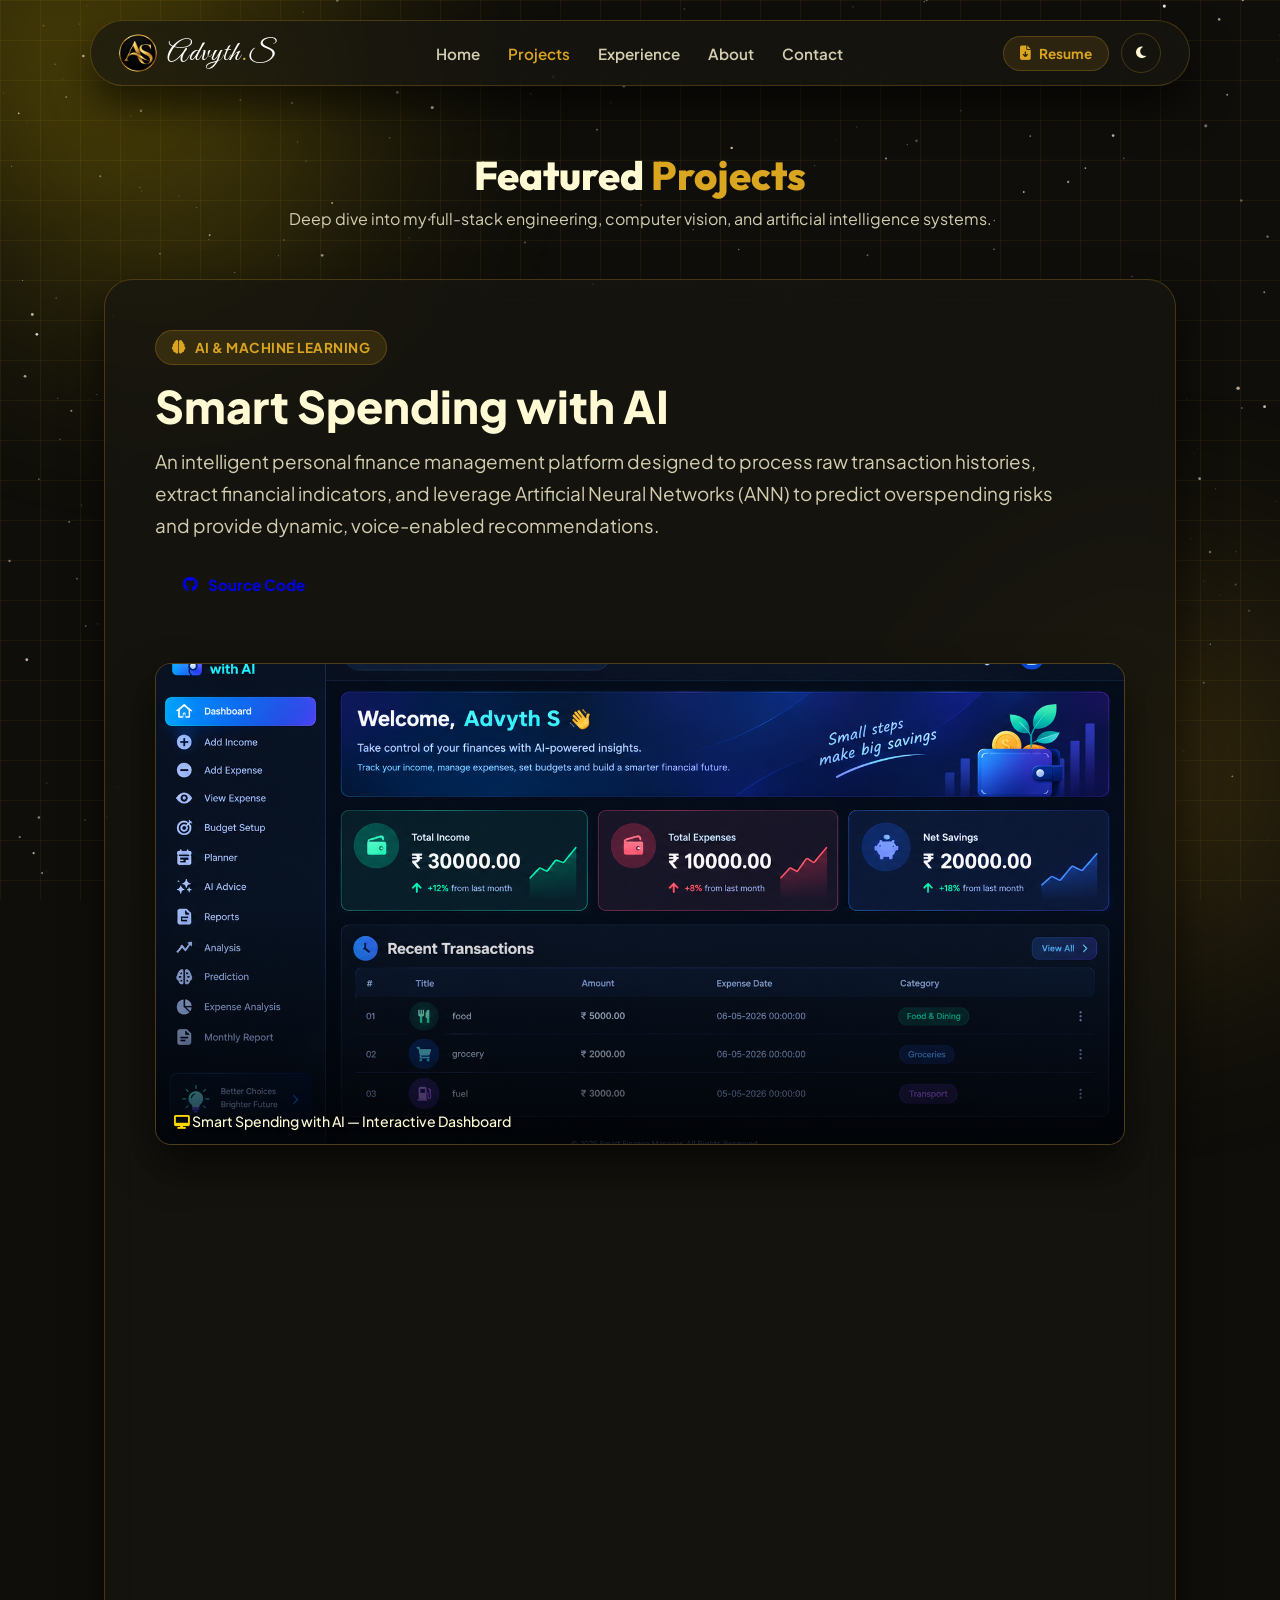
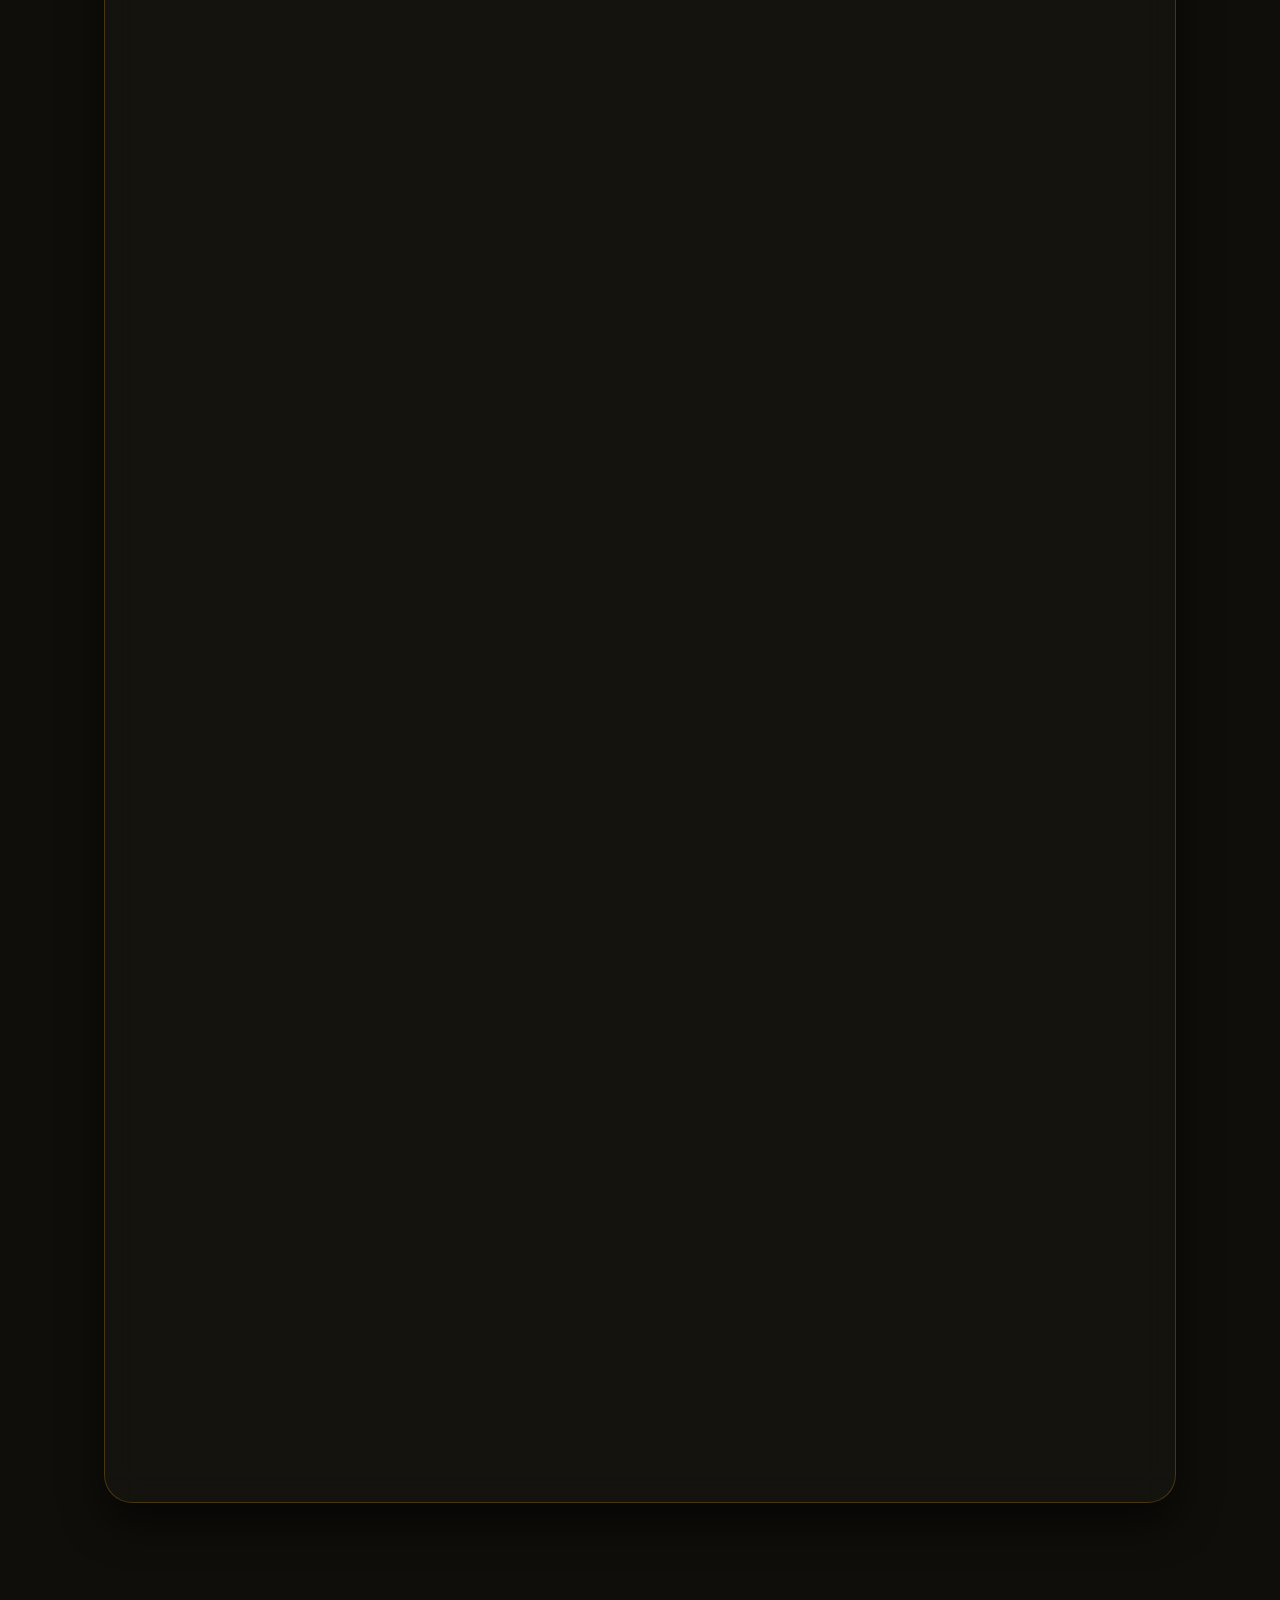
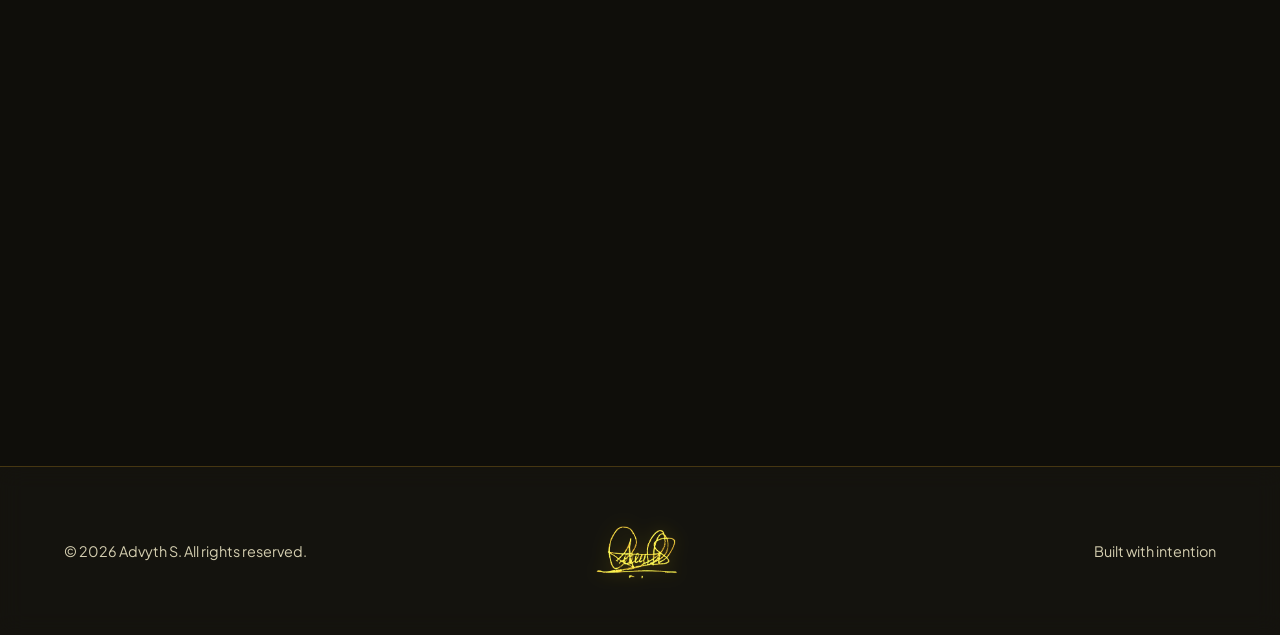
<file: projects.html>
<!DOCTYPE html>
<html lang="en">

<head>
    <script>
        (function () {
            const savedTheme = localStorage.getItem('portfolio-theme') || 'dark';
            document.documentElement.setAttribute('data-theme', savedTheme);
        })();
    </script>
    <meta charset="UTF-8" />
    <meta name="viewport" content="width=device-width, initial-scale=1.0" />
    <title>Advyth S | Software Developer</title>

    <!-- Fonts & Icons -->
    <link rel="preconnect" href="https://fonts.googleapis.com">
    <link rel="preconnect" href="https://fonts.gstatic.com" crossorigin>
    <link
        href="https://fonts.googleapis.com/css2?family=Outfit:wght@400;600;800;900&family=Plus+Jakarta+Sans:wght@400;500;700&display=swap"
        rel="stylesheet">
    <link rel="stylesheet" href="https://cdnjs.cloudflare.com/ajax/libs/font-awesome/6.4.0/css/all.min.css" />
    <link rel="stylesheet" href="style.css" />
    <link rel="icon" type="image/png" sizes="32x32" href="./AS_Logo.png">
    <link rel="icon" type="image/png" sizes="16x16" href="./AS_Logo.png">
    <link rel="apple-touch-icon" sizes="180x180" href="./AS_Logo.png">
</head>

<body>
    <canvas id="starfield-canvas"></canvas>
    <!-- Background Grid & Cursor Spotlight -->
    <div class="bg-grid"></div>
    <div class="cursor-spotlight" id="spotlight"></div>

    <!-- Ambient Glow Orbs -->
    <div class="glow-orb orb-gold-1"></div>
    <div class="glow-orb orb-gold-2"></div>

    <!-- Scroll Progress Bar -->
    <div class="scroll-progress-bar" id="progressBar"></div>
    <!-- Navigation Bar -->
    <header class="navbar-wrapper">
        <nav class="navbar glass">
            <a href="index.html" class="logo">
                <img src="./AS_Symbol.png" alt="Advyth S Logo" class="logo-img" />
                <span class="logo-text">Advyth<span class="dot">.</span>S</span>
            </a>

            <ul class="nav-links">
                <li><a href="./index.html" class="nav-item">Home</a></li>
                <li><a href="./projects.html" class="nav-item active">Projects</a></li>
                <li><a href="./experience.html" class="nav-item">Experience</a></li>
                <li><a href="./about.html" class="nav-item">About</a></li>
                <li><a href="./contact.html" class="nav-item">Contact</a></li>
            </ul>

            <div class="nav-actions">
                <a href="./ADVYTH_S-SOFTWARE_DEVELOPER.pdf" download="./ADVYTH_S-SOFTWARE_DEVELOPER.pdf" class="btn-resume" title="Download Resume">
                    <i class="fas fa-file-arrow-down"></i>
                    <span>Resume</span>
                </a>

                <button id="theme-toggle" class="theme-btn" aria-label="Toggle Theme">
                    <i class="fas fa-sun"></i>
                </button>
                <button class="hamburger" aria-label="Toggle Navigation">
                    <i class="fas fa-bars-staggered"></i>
                </button>
            </div>
        </nav>
    </header>

    <!-- Main Content Area -->
    <main class="section-padding project-page-container">

        <!-- PAGE HEADER -->
        <div class="section-header scroll-hidden">
            <h2 class="section-title">Featured <span class="text-gold">Projects</span></h2>
            <p class="section-subtitle">Deep dive into my full-stack engineering, computer vision, and artificial
                intelligence systems.</p>
        </div>

        <!-- PROJECT 1: SMART SPENDING WITH AI -->
        <article id="smart-spending" class="project-detail-card glass scroll-hidden">

            <div class="project-header scroll-hidden">
                <div class="project-title-area">
                    <span class="project-tag"><i class="fas fa-brain"></i> AI & Machine Learning</span>
                    <h3 class="project-name">Smart Spending with AI</h3>
                    <p class="project-lead">
                        An intelligent personal finance management platform designed to process raw transaction
                        histories, extract financial indicators, and leverage Artificial Neural Networks (ANN) to
                        predict overspending risks and provide dynamic, voice-enabled recommendations.
                    </p>
                </div>
                <div class="project-actions">
                    <a href="https://github.com/advy7h/Smart-Spending-With-AI" target="_blank" class="btn btn-outline"
                        title="View Source Code">
                        <i class="fab fa-github"></i> Source Code
                    </a>
                </div>
            </div>

            <!-- Full-Bleed Project Photo/Screenshot Container -->
            <div class="full-bleed-media glass-card scroll-hidden">
                <div class="image-overlay"></div>
                <img src="./SmartSpendingWithAI.png" alt="Smart Spending with AI Dashboard Interface"
                    class="project-img" />
                <div class="layer-caption">
                    <span><i class="fas fa-desktop"></i> Smart Spending with AI — Interactive Dashboard</span>
                </div>
            </div>

            <div class="project-grid">
                <div class="info-box glass-card scroll-hidden">
                    <div class="box-icon icon-danger"><i class="fas fa-triangle-exclamation"></i></div>
                    <h4 class="box-title">The Problem</h4>
                    <p class="box-desc">
                        Traditional personal finance management relies heavily on manual bookkeeping and static
                        spreadsheets. These passive tools only record historical data without offering dynamic
                        foresight, leaving users blind to impending overspending risks and budget deficits until after
                        they occur.
                    </p>
                </div>

                <div class="info-box glass-card scroll-hidden">
                    <div class="box-icon icon-success"><i class="fas fa-lightbulb"></i></div>
                    <h4 class="box-title">The Solution</h4>
                    <p class="box-desc">
                        Smart Spending with AI transforms passive tracking into proactive decision support. By executing
                        automated data preprocessing and feature extraction, the integrated Artificial Neural Network
                        evaluates real-time income-to-expense ratios, forecasts budget shortfalls, and delivers
                        actionable savings advice.
                    </p>
                </div>
            </div>

            <div class="architecture-section glass-card scroll-hidden">
                <h4 class="summary-title"><i class="fas fa-diagram-project text-gold"></i> System Architecture & Data
                    Flow</h4>
                <p class="section-text">
                    The application follows a multi-layered ASP.NET architecture where user entries flow seamlessly
                    through feature extraction and model prediction down to interactive visual reports:
                </p>

                <div class="flowchart-container">
                    <div class="flow-step glass">
                        <div class="flow-icon"><i class="fas fa-user-gear"></i></div>
                        <div class="flow-content">
                            <h5>1. Data Ingestion</h5>
                            <p>User logs income, daily expenses, and category budgets into SQL Server.</p>
                        </div>
                    </div>
                    <div class="flow-arrow"><i class="fas fa-arrow-down-long"></i></div>
                    <div class="flow-step glass">
                        <div class="flow-icon"><i class="fas fa-filter"></i></div>
                        <div class="flow-content">
                            <h5>2. Preprocessing & Feature Extraction</h5>
                            <p>Normalizes data and extracts features (savings ratio, budget utilization, expense
                                trends).</p>
                        </div>
                    </div>
                    <div class="flow-arrow"><i class="fas fa-arrow-down-long"></i></div>
                    <div class="flow-step glass">
                        <div class="flow-icon"><i class="fas fa-network-wired"></i></div>
                        <div class="flow-content">
                            <h5>3. ANN Model Inference</h5>
                            <p>Backpropagation neural network predicts overspending risk and evaluates savings
                                potential.</p>
                        </div>
                    </div>
                    <div class="flow-arrow"><i class="fas fa-arrow-down-long"></i></div>
                    <div class="flow-step glass">
                        <div class="flow-icon"><i class="fas fa-chart-pie"></i></div>
                        <div class="flow-content">
                            <h5>4. Dynamic Insights & Alerts</h5>
                            <p>Triggers visual dashboards, automated notifications, and voice-assisted recommendations.
                            </p>
                        </div>
                    </div>
                </div>
            </div>

            <div class="project-summary glass-card scroll-hidden">
                <h4 class="summary-title"><i class="fas fa-chart-line text-gold"></i> Core Highlights & Technical
                    Metrics</h4>
                <p class="summary-text">
                    Developed using an enterprise-grade ASP.NET web framework paired with C#.NET backend services, the
                    system offers superior prediction performance compared to conventional machine learning models.
                </p>
                <ul class="feature-list">
                    <li><i class="fas fa-check-circle"></i> <strong>98.98% Model Accuracy:</strong> Outperforms SVM
                        (94.8%), KNN (92.4%), and Decision Trees (90.6%) in classifying financial risk behavior.</li>
                    <li><i class="fas fa-check-circle"></i> <strong>Automated Feature Engineering:</strong> Converts raw
                        transaction logs into structural indicators such as monthly expense variance and category
                        utilization ratios.</li>
                    <li><i class="fas fa-check-circle"></i> <strong>Proactive Warning Engine:</strong> Automatically
                        detects high-risk categories and alerts users prior to budget limit breaches.</li>
                    <li><i class="fas fa-check-circle"></i> <strong>Multimodal Accessibility:</strong> Integrates
                        dynamic visual charts along with speech synthesis (Text-to-Speech) for spoken AI financial
                        advice.</li>
                </ul>
            </div>

            <div class="project-tech-stack scroll-hidden">
                <span class="tech-title">Key Technologies:</span>
                <div class="tech-tags">
                    <span class="tech-badge">ASP.NET</span>
                    <span class="tech-badge">C#</span>
                    <span class="tech-badge">Artificial Neural Networks (ANN)</span>
                    <span class="tech-badge">SQL Server</span>
                    <span class="tech-badge">JavaScript (ES6+)</span>
                    <span class="tech-badge">HTML5 / CSS3</span>
                    <span class="tech-badge">Chart.js</span>
                </div>
            </div>
        </article>

        <!-- PROJECT 2: AUTOMATED ATTENDANCE MANAGER (COLLAPSIBLE TOGGLE) -->
        <details id="attendance-manager" class="project-detail-card expandable-card glass scroll-hidden">

            <!-- Clickable Header Block -->
            <summary class="project-header clickable-summary">
                <div class="project-title-area">
                    <span class="project-tag"><i class="fas fa-camera text-gold"></i> Computer Vision & AI</span>
                    <h3 class="project-name">Automated Attendance Manager</h3>
                    <p class="project-lead">
                        A contactless, real-time facial recognition system designed to eliminate proxy marking and
                        streamline attendance logs using computer vision algorithms and a lightweight web framework.
                    </p>
                </div>
                <div class="project-actions">
                    <a href="https://github.com/advy7h/Automated-Attendance-Manager-Using-Image-Processing"
                        target="_blank" class="btn btn-outline external-link-btn" title="View Source Code">
                        <i class="fab fa-github"></i> Source Code
                    </a>
                    <span class="btn btn-outline toggle-label">
                        <span class="more-text"><i class="fas fa-chevron-down"></i> More Details</span>
                        <span class="less-text"><i class="fas fa-chevron-up"></i> Hide Details</span>
                    </span>
                </div>
            </summary>

            <!-- Expandable Inner Content -->
            <div class="expandable-content">

                <!-- Full-Bleed Attendance Manager Screenshot Container -->
                <div class="full-bleed-media glass-card scroll-hidden">
                    <div class="image-overlay"></div>
                    <img src="./AutomatedAttendanceManager.png" alt="Automated Attendance Manager Dashboard Interface"
                        class="project-img" />
                    <div class="layer-caption">
                        <span><i class="fas fa-id-card"></i> Automated Attendance Manager — Web Control Panel</span>
                    </div>
                </div>

                <div class="project-grid">
                    <div class="info-box glass-card scroll-hidden">
                        <div class="box-icon icon-danger"><i class="fas fa-triangle-exclamation"></i></div>
                        <h4 class="box-title">The Problem</h4>
                        <p class="box-desc">
                            Conventional attendance tracking—such as manual name call-outs, paper sign-in sheets, or
                            RFID physical cards—is time-consuming, highly susceptible to proxy marking, and prone to
                            administrative recording errors.
                        </p>
                    </div>

                    <div class="info-box glass-card scroll-hidden">
                        <div class="box-icon icon-success"><i class="fas fa-lightbulb"></i></div>
                        <h4 class="box-title">The Solution</h4>
                        <p class="box-desc">
                            The Automated Attendance Manager implements real-time facial recognition to verify
                            individual identities touchlessly. By capturing live video feeds via OpenCV and processing
                            frames against verified image databases, attendance is logged instantly with precise
                            timestamps.
                        </p>
                    </div>
                </div>

                <div class="architecture-section glass-card scroll-hidden">
                    <h4 class="summary-title"><i class="fas fa-diagram-project text-gold"></i> System Processing
                        Architecture</h4>
                    <p class="section-text">
                        The computer vision pipeline processes live camera frames through standard image processing
                        stages down to real-time database logging:
                    </p>

                    <div class="flowchart-container">
                        <div class="flow-step glass">
                            <div class="flow-icon"><i class="fas fa-video"></i></div>
                            <div class="flow-content">
                                <h5>1. Video Stream Capture</h5>
                                <p>Captures real-time camera frames through OpenCV image input feeds.</p>
                            </div>
                        </div>

                        <div class="flow-arrow"><i class="fas fa-arrow-down-long"></i></div>

                        <div class="flow-step glass">
                            <div class="flow-icon"><i class="fas fa-expand"></i></div>
                            <div class="flow-content">
                                <h5>2. Face Detection & Preprocessing</h5>
                                <p>Applies Viola-Jones Haar Cascade classifiers to identify facial regions and
                                    normalizes image frames to grayscale.</p>
                            </div>
                        </div>

                        <div class="flow-arrow"><i class="fas fa-arrow-down-long"></i></div>

                        <div class="flow-step glass">
                            <div class="flow-icon"><i class="fas fa-fingerprint"></i></div>
                            <div class="flow-content">
                                <h5>3. Feature Encoding & Face Recognition</h5>
                                <p>Extracts facial embeddings and compares features against stored database templates
                                    using face matching algorithms.</p>
                            </div>
                        </div>

                        <div class="flow-arrow"><i class="fas fa-arrow-down-long"></i></div>

                        <div class="flow-step glass">
                            <div class="flow-icon"><i class="fas fa-clipboard-check"></i></div>
                            <div class="flow-content">
                                <h5>4. Timestamped Logging & UI Update</h5>
                                <p>Logs attendance automatically into spreadsheet databases and displays confirmation
                                    statuses on the Flask web interface.</p>
                            </div>
                        </div>
                    </div>
                </div>

                <div class="project-summary glass-card scroll-hidden">
                    <h4 class="summary-title"><i class="fas fa-chart-line text-gold"></i> Project Metrics & Core
                        Features</h4>
                    <p class="summary-text">
                        Built using Python, OpenCV, and Flask, the platform delivers an accessible, high-performance
                        administrative management system for educational and workplace environments.
                    </p>

                    <ul class="feature-list">
                        <li>
                            <i class="fas fa-check-circle"></i>
                            <strong>High Recognition Accuracy:</strong>
                            <span class="desc">Achieved <strong>85%–95% accuracy</strong> under varying lighting
                                conditions and facial angles during real-time evaluations.</span>
                        </li>
                        <li>
                            <i class="fas fa-check-circle"></i>
                            <strong>Automated Timestamps:</strong>
                            <span class="desc">Instantly updates attendance records without manual administrative
                                intervention.</span>
                        </li>
                        <li>
                            <i class="fas fa-check-circle"></i>
                            <strong>Web Management Dashboard:</strong>
                            <span class="desc">Features administrative controls for adding, updating, and monitoring
                                student lists and logs.</span>
                        </li>
                        <li>
                            <i class="fas fa-check-circle"></i>
                            <strong>Proxy Prevention:</strong>
                            <span class="desc">Secure biometric authentication prevents buddy-punching and fraudulent
                                entries.</span>
                        </li>
                    </ul>
                </div>

                <div class="project-tech-stack scroll-hidden">
                    <span class="tech-title">Key Technologies:</span>
                    <div class="tech-tags">
                        <span class="tech-badge">Python</span>
                        <span class="tech-badge">OpenCV</span>
                        <span class="tech-badge">Viola-Jones Algorithm</span>
                        <span class="tech-badge">Flask Framework</span>
                        <span class="tech-badge">Haar Cascades</span>
                        <span class="tech-badge">HTML5 / CSS3</span>
                    </div>
                </div>

            </div>

        </details>

    </main>

    <!-- Footer -->
    <footer class="footer">
        <div class="footer-container">
            <!-- Left: Copyright -->
            <p class="footer-left">&copy; 2026 Advyth S. All rights reserved.</p>

            <!-- Center: Signature -->
            <div class="footer-center">
                <img src="signature.png" alt="Advyth S Signature" class="footer-signature-img" />
            </div>

            <!-- Right: Made With Quote -->
            <p class="footer-right">
                Built with intention
            </p>
        </div>
    </footer>

    <script src="script.js"></script>
</body>

</html>
</file>
<file: style.css>
@import url('https://fonts.googleapis.com/css2?family=Cormorant+Upright:wght@600;700&family=Great+Vibes&family=Playfair+Display:ital,wght@1,600&display=swap');
/* ==========================================================================
   GOLDENROD & IVORY LIGHT THEME
   ========================================================================== */

:root[data-theme="light"] {
  --bg-main: #FFFAD3;            /* Ivory Background */
  --bg-card: rgba(255, 255, 255, 0.7);
  --border-glass: rgba(184, 134, 11, 0.22);
  --border-glass-hover: rgba(184, 134, 11, 0.55);
  
  --text-main: #0A0A0A;          /* Pure Black */
  --text-muted: #4A4A4A;         /* Charcoal */
  
  --goldenrod: #DAA520;
  --goldenrod-dark: #B8860B;
  --gold-glow: rgba(218, 165, 32, 0.25);
  
  --grid-line: rgba(184, 134, 11, 0.12);
  --shadow: 0 20px 40px rgba(184, 134, 11, 0.12);
  --spotlight-color: rgba(218, 165, 32, 0.18);
}

:root[data-theme="dark"] {
  --bg-main: #0F0E0A;
  --bg-card: rgba(24, 22, 16, 0.7);
  --border-glass: rgba(218, 165, 32, 0.25);
  --border-glass-hover: rgba(255, 215, 0, 0.5);
  
  --text-main: #FFFAD3;
  --text-muted: #D4CEB0;
  
  --goldenrod: #FFD700;
  --goldenrod-dark: #DAA520;
  --gold-glow: rgba(255, 215, 0, 0.3);
  
  --grid-line: rgba(218, 165, 32, 0.08);
  --shadow: 0 20px 40px rgba(0, 0, 0, 0.6);
  --spotlight-color: rgba(255, 215, 0, 0.08);
}

/* Base Reset */
*, *::before, *::after {
  box-sizing: border-box;
  margin: 0;
  padding: 0;
}

html {
  scroll-behavior: smooth;
  font-family: 'Plus Jakarta Sans', sans-serif;
}

body {
  background-color: var(--bg-main);
  color: var(--text-main);
  min-height: 100vh;
  overflow-x: hidden;
  position: relative;
  transition: background-color 0.4s ease, color 0.4s ease;
}

/* Background Grid Overlay */
.bg-grid {
  position: fixed;
  inset: 0;
  background-size: 40px 40px;
  background-image: 
    linear-gradient(to right, var(--grid-line) 1px, transparent 1px),
    linear-gradient(to bottom, var(--grid-line) 1px, transparent 1px);
  z-index: 0;
  pointer-events: none;
}

/* Cursor Spotlight */
.cursor-spotlight {
  position: fixed;
  top: 0;
  left: 0;
  width: 500px;
  height: 500px;
  background: radial-gradient(circle, var(--spotlight-color) 0%, transparent 70%);
  border-radius: 50%;
  pointer-events: none;
  transform: translate(-50%, -50%);
  z-index: 0;
}

.glow-orb {
  position: fixed;
  border-radius: 50%;
  filter: blur(120px);
  pointer-events: none;
  z-index: 0;
}

.orb-gold-1 {
  width: 400px;
  height: 400px;
  background: var(--goldenrod);
  top: -100px;
  left: -50px;
  opacity: 0.25;
}

.orb-gold-2 {
  width: 350px;
  height: 350px;
  background: var(--goldenrod-dark);
  bottom: -50px;
  right: -50px;
  opacity: 0.2;
}

/* Glassmorphism Styling */
.glass {
  background: var(--bg-card);
  backdrop-filter: blur(16px);
  -webkit-backdrop-filter: blur(16px);
  border: 1px solid var(--border-glass);
  box-shadow: var(--shadow);
  border-radius: 20px;
  transition: border-color 0.3s ease, box-shadow 0.3s ease;
}

.glass:hover {
  border-color: var(--border-glass-hover);
}

.text-gold {
  color: var(--goldenrod-dark);
}

.section-padding {
  padding: 100px 5% 40px;
  max-width: 1100px;
  margin: 0 auto;
  position: relative;
  z-index: 1;
}

.section-header {
  text-align: center;
  margin-bottom: 50px;
}

.section-title {
  font-family: 'Outfit', sans-serif;
  font-size: 2.5rem;
  font-weight: 800;
}

.section-subtitle {
  color: var(--text-muted);
  font-size: 1rem;
  margin-top: 8px;
}

/* NAVBAR */
.navbar-wrapper {
  position: fixed;
  top: 20px;
  left: 0;
  right: 0;
  display: flex;
  justify-content: center;
  z-index: 1000;
  padding: 0 20px;
}

.navbar {
  display: flex;
  align-items: center;
  justify-content: space-between;
  width: 100%;
  max-width: 1100px;
  padding: 12px 28px;
  border-radius: 100px;
}

.logo {
  display: flex;
  align-items: center;
  gap: 10px;
  text-decoration: none;
  color: var(--text-main);
  font-family: 'Outfit', sans-serif;
  font-weight: 800;
  font-size: 1.25rem;
}

.logo-mark {
  width: 34px;
  height: 34px;
  background: var(--goldenrod-dark);
  color: #FFFAD3;
  border-radius: 50%;
  display: flex;
  align-items: center;
  justify-content: center;
  font-size: 1rem;
}

.logo-text .dot { 
 color: var(--goldenrod-dark);
}

.nav-links {
  display: flex;
  gap: 28px;
  list-style: none;
}

.nav-item {
  text-decoration: none;
  color: var(--text-muted);
  font-size: 0.95rem;
  font-weight: 600;
  transition: color 0.2s ease;
}

.nav-item:hover, .nav-item.active {
  color: var(--goldenrod-dark);
}

.nav-actions {
  display: flex;
  align-items: center;
  gap: 12px;
}

.theme-btn, .hamburger {
  background: transparent;
  border: 1px solid var(--border-glass);
  color: var(--text-main);
  width: 40px;
  height: 40px;
  border-radius: 50%;
  cursor: pointer;
  display: flex;
  align-items: center;
  justify-content: center;
}

.hamburger { display: none; }

/* HERO SECTION */
.hero-section {
  min-height: 100vh;
  display: flex;
  align-items: center;
  justify-content: center;
  padding: 130px 5% 60px;
  position: relative;
  z-index: 1;
}

.hero-container {
  display: grid;
  grid-template-columns: 1.2fr 0.8fr;
  gap: 50px;
  align-items: center;
  max-width: 1100px;
  width: 100%;
}

.status-badge {
  display: inline-flex;
  align-items: center;
  gap: 10px;
  padding: 6px 16px;
  background: rgba(218, 165, 32, 0.15);
  border: 1px solid var(--border-glass);
  border-radius: 100px;
  font-size: 0.85rem;
  color: var(--goldenrod-dark);
  font-weight: 700;
  margin-bottom: 16px;
}

.pulse-dot {
  width: 8px;
  height: 8px;
  background-color: var(--goldenrod-dark);
  border-radius: 50%;
  box-shadow: 0 0 10px var(--goldenrod-dark);
  animation: pulse 2s infinite;
}

@keyframes pulse {
  0% { transform: scale(0.95); box-shadow: 0 0 0 0 rgba(218, 165, 32, 0.7); }
  70% { transform: scale(1); box-shadow: 0 0 0 10px rgba(218, 165, 32, 0); }
  100% { transform: scale(0.95); box-shadow: 0 0 0 0 rgba(218, 165, 32, 0); }
}

.greeting {
  font-size: 1.15rem;
  font-weight: 600;
  color: var(--text-muted);
  text-transform: uppercase;
  letter-spacing: 2px;
}

.hero-name {
  font-family: 'Outfit', sans-serif;
  font-size: clamp(3rem, 7vw, 5.2rem);
  font-weight: 900;
  line-height: 1;
  letter-spacing: -0.03em;
  margin: 8px 0 16px;
  background: linear-gradient(135deg, var(--text-main) 40%, var(--goldenrod-dark));
  -webkit-background-clip: text;
  -webkit-text-fill-color: transparent;
  transition: color 0.4s ease;
}

:root[data-theme="dark"] .hero-name {
  background: linear-gradient(135deg, #FFFAD3 30%, var(--goldenrod));
  -webkit-background-clip: text;
  -webkit-text-fill-color: transparent;
}

.hero-title {
  font-family: 'Outfit', sans-serif;
  font-size: clamp(1.3rem, 2.3vw, 1.9rem);
  font-weight: 700;
  color: var(--text-main);
  line-height: 1.3;
  margin-bottom: 16px;
}

.hero-subtext {
  font-size: 1.05rem;
  color: var(--text-muted);
  line-height: 1.6;
  margin-bottom: 30px;
}

.hero-actions {
  display: flex;
  gap: 16px;
  margin-bottom: 25px;
}

.hero-socials {
  display: flex;
  gap: 14px;
}

.hero-socials a {
  width: 38px;
  height: 38px;
  border-radius: 50%;
  border: 1px solid var(--border-glass);
  color: var(--text-main);
  display: flex;
  align-items: center;
  justify-content: center;
  text-decoration: none;
  transition: all 0.2s ease;
}

.hero-socials a:hover {
  background: var(--goldenrod-dark);
  color: #FFFAD3;
}

.btn {
  display: inline-flex;
  align-items: center;
  gap: 10px;
  padding: 14px 28px;
  border-radius: 14px;
  font-weight: 700;
  font-size: 0.95rem;
  text-decoration: none;
  transition: all 0.25s ease;
  cursor: pointer;
}

.btn-primary {
  background: var(--text-main);
  color: var(--bg-main);
  border: none;
}

.btn-primary:hover {
  background: var(--goldenrod-dark);
  color: #FFFAD3;
}

.btn-secondary {
  background: transparent;
  color: var(--text-main);
  border: 1px solid var(--border-glass);
}

.btn-secondary:hover {
  border-color: var(--goldenrod-dark);
  color: var(--goldenrod-dark);
}

/* PROFILE CARD */
.profile-card {
  padding: 16px;
  max-width: 380px;
  margin: 0 auto;
}

.image-frame {
  width: 100%;
  aspect-ratio: 4 / 5;
  border-radius: 16px;
  overflow: hidden;
  border: 1px solid var(--border-glass);
}

.profile-img {
  width: 100%;
  height: 100%;
  object-fit: cover;
}

.profile-caption {
  padding: 14px 8px 4px;
  display: flex;
  flex-direction: column;
}

.caption-title {
  font-family: 'Outfit', sans-serif;
  font-weight: 800;
  font-size: 1.1rem;
}

.caption-sub {
  font-size: 0.85rem;
  color: var(--text-muted);
}

/* ABOUT & SKILLS */
.about-container {
  display: grid;
  grid-template-columns: 1fr 1fr;
  gap: 30px;
}

.bio-card {
  padding: 30px;
  display: flex;
  flex-direction: column;
  justify-content: space-between;
}

.bio-card h3 {
  font-family: 'Outfit', sans-serif;
  margin-bottom: 15px;
}

.bio-card p {
  color: var(--text-muted);
  line-height: 1.7;
}

.edu-badge {
  display: flex;
  align-items: center;
  gap: 15px;
  margin-top: 25px;
  padding-top: 20px;
  border-top: 1px solid var(--border-glass);
}

.edu-badge i {
  font-size: 1.8rem;
  color: var(--goldenrod-dark);
}

.skills-grid {
  display: grid;
  grid-template-columns: repeat(2, 1fr);
  gap: 16px;
}

.skill-card {
  padding: 20px;
}

.skill-icon {
  font-size: 1.5rem;
  color: var(--goldenrod-dark);
  margin-bottom: 10px;
}

.skill-card h4 {
  font-family: 'Outfit', sans-serif;
  margin-bottom: 5px;
}

.skill-card p {
  font-size: 0.85rem;
  color: var(--text-muted);
}

/* TIMELINE */
.timeline {
  display: flex;
  flex-direction: column;
  gap: 20px;
}

.timeline-item {
  padding: 28px;
  position: relative;
}

.timeline-date {
  font-size: 0.85rem;
  font-weight: 700;
  color: var(--goldenrod-dark);
}

.timeline-content h3 {
  font-family: 'Outfit', sans-serif;
  margin: 5px 0 2px;
}

.company {
  font-size: 0.95rem;
  color: var(--text-muted);
  margin-bottom: 12px;
}

.timeline-content ul {
  padding-left: 20px;
  color: var(--text-muted);
  font-size: 0.95rem;
}

.timeline-content li { margin-bottom: 6px; }

/* PROJECTS GRID */
.projects-grid {
  display: grid;
  grid-template-columns: repeat(2, 1fr);
  gap: 25px;
}

.project-card {
  padding: 30px;
  display: flex;
  flex-direction: column;
  justify-content: space-between;
}

.project-header {
  display: flex;
  justify-content: space-between;
  align-items: center;
  margin-bottom: 15px;
}

.project-icon {
  font-size: 1.8rem;
  color: var(--goldenrod-dark);
}

.project-date {
  font-size: 0.8rem;
  color: var(--text-muted);
  font-weight: 600;
}

.project-card h3 {
  font-family: 'Outfit', sans-serif;
  margin-bottom: 10px;
}

.project-card p {
  color: var(--text-muted);
  font-size: 0.95rem;
  line-height: 1.6;
  margin-bottom: 20px;
}

.project-tags {
  display: flex;
  flex-wrap: wrap;
  gap: 8px;
}

.project-tags span {
  padding: 4px 10px;
  background: rgba(218, 165, 32, 0.15);
  border-radius: 20px;
  font-size: 0.8rem;
  font-weight: 600;
  color: var(--goldenrod-dark);
}

/* CONTACT */
.contact-container {
  display: grid;
  grid-template-columns: 1fr 1fr;
  padding: 40px;
  gap: 40px;
}

.contact-info h3 {
  font-family: 'Outfit', sans-serif;
  margin-bottom: 10px;
}

.contact-info p {
  color: var(--text-muted);
  margin-bottom: 25px;
}

.contact-details {
  display: flex;
  flex-direction: column;
  gap: 20px;
}

.contact-item {
  display: flex;
  align-items: center;
  gap: 15px;
}

.contact-item i {
  font-size: 1.2rem;
  color: var(--goldenrod-dark);
}

.contact-form {
  display: flex;
  flex-direction: column;
  gap: 15px;
}

.form-group input, .form-group textarea {
  width: 100%;
  padding: 12px 16px;
  border-radius: 10px;
  border: 1px solid var(--border-glass);
  background: transparent;
  color: var(--text-main);
  outline: none;
}

.form-group input:focus, .form-group textarea:focus {
  border-color: var(--goldenrod-dark);
}

/* ==========================================
   3-COLUMN FOOTER WITH CENTERED SIGNATURE
   ========================================== */

.footer {
  width: 100%;
  padding: 24px 0;
  border-top: 1px solid var(--border-glass);
  background: var(--bg-card);
  backdrop-filter: blur(12px);
  -webkit-backdrop-filter: blur(12px);
}

.footer-container {
  max-width: 1200px;
  margin: 0 auto;
  padding: 0 24px;
  display: flex;
  align-items: center;
  justify-content: space-between;
  gap: 16px;
}

/* Left, Center, Right equal width distribution */
.footer-left,
.footer-center,
.footer-right {
  flex: 1;
}

.footer-left {
  text-align: left;
  font-size: 0.9rem;
  color: var(--text-muted);
  margin: 0;
}

.footer-center {
  display: flex;
  justify-content: center;
  align-items: center;
}

.footer-signature-img {
  height: 120px;
  width: auto;
  max-width: 280px;
  object-fit: contain;
  /* Adjusts image contrast & blend mode to isolate signature stroke */
  mix-blend-mode: multiply;
  filter: contrast(180%) brightness(95%) drop-shadow(0 2px 8px var(--gold-glow));
  transition: transform 0.3s cubic-bezier(0.175, 0.885, 0.32, 1.275), filter 0.3s ease;
}

.footer-signature-img:hover {
  transform: scale(1.08) rotate(-2deg);
}

/* Dark mode parity for signature */
[data-theme="dark"] .footer-signature-img {
  mix-blend-mode: screen;
  filter: invert(0.9) sepia(0.8) saturate(3) hue-rotate(5deg) contrast(150%) drop-shadow(0 0 8px var(--gold-glow));
}

.footer-right {
  text-align: right;
  font-size: 0.9rem;
  color: var(--text-muted);
  margin: 0;
}

.footer-right .text-gold {
  color: var(--goldenrod);
}

/* Mobile Responsiveness: Stack neatly on small screens */
@media (max-width: 768px) {
  .footer-container {
    flex-direction: column;
    text-align: center;
    gap: 12px;
  }

  .footer-left,
  .footer-center,
  .footer-right {
    text-align: center;
    width: 100%;
  }

  .footer-center {
    order: 1; /* Signature on top for mobile */
  }

  .footer-left {
    order: 2;
  }

  .footer-right {
    order: 3;
  }
}

/* ==========================================================================
   BIDIRECTIONAL SCROLL ANIMATIONS (FADE & POP IN / OUT)
   ========================================================================== */

/* Out-of-View State (Faded out & pushed down) */
.scroll-hidden {
  opacity: 0;
  transform: translateY(40px) scale(0.96);
  transition: opacity 0.6s cubic-bezier(0.16, 1, 0.3, 1), 
              transform 0.6s cubic-bezier(0.16, 1, 0.3, 1);
  will-change: opacity, transform;
}

/* In-View Active State (Revealed) */
.scroll-show {
  opacity: 1;
  transform: translateY(0) scale(1);
}
/* Resume Button in Navigation */
.btn-resume {
  display: inline-flex;
  align-items: center;
  gap: 8px;
  padding: 8px 16px;
  border-radius: 100px;
  font-size: 0.85rem;
  font-weight: 700;
  color: var(--goldenrod-dark);
  background: rgba(218, 165, 32, 0.12);
  border: 1px solid var(--border-glass);
  text-decoration: none;
  transition: all 0.3s cubic-bezier(0.16, 1, 0.3, 1);
}

.btn-resume i {
  font-size: 0.9rem;
}

.btn-resume:hover {
  background: var(--goldenrod-dark);
  color: #FFFAD3;
  border-color: var(--goldenrod-dark);
  transform: translateY(-2px);
  box-shadow: 0 4px 12px var(--gold-glow);
}

/* ==========================================
   PROJECTS PAGE STYLES & LAYOUT
   ========================================== */

/* Main Container */
.project-page-container {
  padding-top: 150px;
  max-width: 1200px;
  margin: 0 auto;
}

/* Card Outer Container */
.project-detail-card {
  padding: 50px;
  border-radius: 28px;
  margin-bottom: 80px;
  display: flex;
  flex-direction: column;
  gap: 40px;
}

/* Header Section */
.project-header {
  display: flex;
  justify-content: space-between;
  align-items: flex-start;
  gap: 20px;
  flex-wrap: wrap;
}

.project-tag {
  display: inline-flex;
  align-items: center;
  gap: 8px;
  padding: 8px 16px;
  border-radius: 100px;
  font-size: 0.85rem;
  font-weight: 700;
  text-transform: uppercase;
  letter-spacing: 0.5px;
  background: rgba(218, 165, 32, 0.15);
  color: var(--goldenrod-dark);
  border: 1px solid var(--border-glass);
  margin-bottom: 14px;
}

.project-name {
  font-size: 2.8rem;
  font-weight: 800;
  margin-bottom: 12px;
  color: var(--text-main);
  line-height: 1.2;
}

.project-lead {
  font-size: 1.18rem;
  color: var(--text-muted);
  max-width: 900px;
  line-height: 1.7;
}

/* Showcase Image Container */
.project-image-container {
  width: 100%;
  border-radius: 20px;
  overflow: hidden;
  border: 1px solid var(--border-glass);
  box-shadow: 0 16px 40px rgba(0, 0, 0, 0.15);
}

.project-img {
  width: 100%;
  height: auto;
  display: block;
  object-fit: cover;
  transition: transform 0.5s ease;
}

.project-image-container:hover .project-img {
  transform: scale(1.02);
}

/* 2-Column Info Grid */
.project-grid {
  display: grid;
  grid-template-columns: repeat(auto-fit, minmax(340px, 1fr));
  gap: 30px;
}

.glass-card {
  background: rgba(255, 255, 255, 0.04);
  backdrop-filter: blur(14px);
  border: 1px solid var(--border-glass);
  border-radius: 20px;
  padding: 32px;
}

/* Info Box Icons */
.info-box .box-icon {
  width: 50px;
  height: 50px;
  border-radius: 14px;
  display: flex;
  align-items: center;
  justify-content: center;
  font-size: 1.3rem;
  margin-bottom: 20px;
}

.icon-danger {
  background: rgba(239, 68, 68, 0.15);
  color: #ef4444;
}

.icon-success {
  background: rgba(16, 185, 129, 0.15);
  color: #10b981;
}

.box-title {
  font-size: 1.35rem;
  font-weight: 700;
  margin-bottom: 12px;
}

.box-desc, 
.summary-text, 
.section-text {
  font-size: 1.05rem;
  color: var(--text-muted);
  line-height: 1.75;
}

/* Architecture Section & Flowchart Diagram */
.architecture-section {
  display: flex;
  flex-direction: column;
  gap: 20px;
}

.flowchart-container {
  display: flex;
  flex-direction: column;
  align-items: center;
  gap: 12px;
  margin-top: 20px;
  width: 100%;
}

.flow-step {
  display: flex;
  align-items: center;
  gap: 20px;
  padding: 20px 28px;
  border-radius: 16px;
  width: 100%;
  max-width: 800px;
  border: 1px solid var(--border-glass);
  background: rgba(255, 255, 255, 0.03);
  transition: transform 0.3s ease, border-color 0.3s ease;
}

.flow-step:hover {
  transform: translateY(-3px);
  border-color: var(--goldenrod-dark);
}

.flow-icon {
  width: 50px;
  height: 50px;
  border-radius: 12px;
  background: rgba(218, 165, 32, 0.15);
  color: var(--goldenrod-dark);
  display: flex;
  align-items: center;
  justify-content: center;
  font-size: 1.4rem;
  flex-shrink: 0;
}

.flow-content h5 {
  font-size: 1.1rem;
  font-weight: 700;
  color: var(--text-main);
  margin-bottom: 4px;
}

.flow-content p {
  font-size: 0.95rem;
  color: var(--text-muted);
  line-height: 1.5;
  margin: 0;
}

.flow-arrow {
  color: var(--goldenrod-dark);
  font-size: 1.2rem;
  opacity: 0.7;
}

/* Summary & Features Section */
.project-summary {
  display: flex;
  flex-direction: column;
  gap: 20px;
}

.summary-title {
  font-size: 1.35rem;
  font-weight: 700;
  display: flex;
  align-items: center;
  gap: 12px;
}

/* ==========================================
   THEME-AWARE FEATURE LIST STYLING
   ========================================== */

.feature-list {
  list-style: none;
  padding: 0;
  margin: 0;
  display: flex;
  flex-direction: column;
  gap: 16px;
}

.feature-list li {
  display: grid;
  grid-template-columns: 24px 220px 1fr;
  align-items: start;
  gap: 12px;
}

.feature-list li i {
  color: var(--goldenrod);
  font-size: 1rem;
  margin-top: 3px;
}

/* Connects directly to your theme variables */
.feature-list li strong {
  color: var(--text-main); /* #0A0A0A in light, #FFFAD3 in dark */
  font-size: 0.95rem;
  font-weight: 700;
  line-height: 1.4;
}

.feature-list li span.desc {
  color: var(--text-muted); /* #4A4A4A in light, #D4CEB0 in dark */
  font-size: 0.95rem;
  line-height: 1.5;
}

/* Mobile Responsiveness */
@media (max-width: 768px) {
  .feature-list li {
    grid-template-columns: 24px 1fr;
    gap: 8px;
  }
  
  .feature-list li strong {
    grid-column: 2;
  }
  
  .feature-list li span.desc {
    grid-column: 2;
  }
}

/* Technology Stack Tags */
.project-tech-stack {
  display: flex;
  align-items: center;
  gap: 20px;
  flex-wrap: wrap;
  padding-top: 10px;
}

.tech-title {
  font-weight: 700;
  font-size: 1.05rem;
  color: var(--text-main);
}

.tech-tags {
  display: flex;
  flex-wrap: wrap;
  gap: 10px;
}

.tech-badge {
  padding: 8px 18px;
  border-radius: 10px;
  font-size: 0.92rem;
  font-weight: 600;
  background: rgba(218, 165, 32, 0.12);
  color: var(--goldenrod-dark);
  border: 1px solid var(--border-glass);
}

/* Responsive Scaling for Mobile Screens */
@media (max-width: 768px) {
  .project-detail-card {
    padding: 28px 20px;
  }

  .project-name {
    font-size: 2rem;
  }

  .project-lead {
    font-size: 1rem;
  }

  .flow-step {
    flex-direction: column;
    align-items: flex-start;
    gap: 12px;
    padding: 16px;
  }
}
/* ==========================================
   EXPANDABLE CARD & SUMMARY ACCORDION STYLES
   ========================================== */

/* Remove default browser arrow on details/summary */
details.expandable-card > summary::-webkit-details-marker {
  display: none;
}

details.expandable-card > summary {
  list-style: none;
  cursor: pointer;
}

.clickable-summary {
  user-select: none;
  transition: opacity 0.3s ease;
}

.clickable-summary:hover {
  opacity: 0.92;
}

/* Toggle Button Styling */
.toggle-action-btn {
  display: flex;
  align-items: center;
}

.toggle-label .less-text {
  display: none;
}

details[open] .toggle-label .more-text {
  display: none;
}

details[open] .toggle-label .less-text {
  display: inline-flex;
  align-items: center;
  gap: 6px;
}

/* Inner Expandable Content Spacing */
.expandable-content {
  display: flex;
  flex-direction: column;
  gap: 36px;
  margin-top: 30px;
  border-top: 1px solid var(--border-glass);
  padding-top: 30px;
  animation: fadeInExpand 0.4s ease-in-out forwards;
}

@keyframes fadeInExpand {
  from {
    opacity: 0;
    transform: translateY(-8px);
  }
  to {
    opacity: 1;
    transform: translateY(0);
  }
}
/* ==========================================
   SCROLL REVEAL ANIMATIONS
   ========================================== */

.scroll-hidden {
  opacity: 0;
  transform: translateY(30px);
  transition: opacity 0.8s ease-out, transform 0.8s ease-out;
  will-change: opacity, transform;
}

.scroll-show {
  opacity: 1;
  transform: translateY(0);
}
/* Layout adjustment for Project 2 actions block */
.project-actions {
  display: flex;
  align-items: center;
  gap: 12px;
  flex-wrap: wrap;
}

/* ==========================================
   INDEX PAGE PROJECT CARD LINK STYLES
   ========================================== */

.project-card-footer {
  margin-top: 24px;
  padding-top: 16px;
  border-top: 1px solid var(--border-glass);
  display: flex;
  justify-content: flex-end;
}

.btn-card-link {
  display: inline-flex;
  align-items: center;
  gap: 10px;
  padding: 10px 20px;
  border-radius: 12px;
  font-size: 0.95rem;
  font-weight: 600;
  color: var(--goldenrod-dark);
  background: rgba(218, 165, 32, 0.12);
  border: 1px solid var(--border-glass);
  text-decoration: none;
  transition: all 0.3s ease;
}

.btn-card-link i {
  font-size: 0.85rem;
  transition: transform 0.3s ease;
}

.btn-card-link:hover {
  background: var(--goldenrod-dark);
  color: #ffffff;
  border-color: var(--goldenrod-dark);
  transform: translateY(-2px);
  box-shadow: 0 6px 20px rgba(218, 165, 32, 0.25);
}

.btn-card-link:hover i {
  transform: translateX(4px);
}

/* Staggered Delay for Grid Elements when entering viewport */
.skills-grid .scroll-hidden:nth-child(1) { transition-delay: 0.05s; }
.skills-grid .scroll-hidden:nth-child(2) { transition-delay: 0.1s; }
.skills-grid .scroll-hidden:nth-child(3) { transition-delay: 0.15s; }
.skills-grid .scroll-hidden:nth-child(4) { transition-delay: 0.2s; }
.skills-grid .scroll-hidden:nth-child(5) { transition-delay: 0.25s; }
.skills-grid .scroll-hidden:nth-child(6) { transition-delay: 0.3s; }

.projects-grid .scroll-hidden:nth-child(1) { transition-delay: 0.05s; }
.projects-grid .scroll-hidden:nth-child(2) { transition-delay: 0.15s; }

/* RESPONSIVENESS */
@media (max-width: 900px) {
  .hero-container, .about-container, .projects-grid, .contact-container {
    grid-template-columns: 1fr;
  }
  .skills-grid { grid-template-columns: 1fr; }
  .nav-links { display: none; }
  .hamburger { display: flex; }
}

/* ==========================================
   EXPERIENCE PAGE & TIMELINE STYLES
   ========================================== */

.experience-page-container {
  max-width: 1200px; /* Increased from 1000px to match projects.html width */
  margin: 0 auto;
}

.timeline-container {
  display: flex;
  flex-direction: column;
  gap: 40px;
  position: relative;
  margin-top: 20px;
}

/* Timeline Vertical Connecting Line */
.timeline-container::before {
  content: "";
  position: absolute;
  top: 20px;
  bottom: 20px;
  left: 30px;
  width: 2px;
  background: linear-gradient(180deg, var(--goldenrod-dark) 0%, rgba(218, 165, 32, 0.15) 100%);
  z-index: 1;
}

/* Timeline Card Structure */
.timeline-card {
  position: relative;
  padding: 32px 32px 32px 80px;
  border-radius: 20px;
  border: 1px solid var(--border-glass);
  transition: transform 0.3s ease, box-shadow 0.3s ease;
}

.timeline-card:hover {
  transform: translateY(-4px);
  box-shadow: 0 12px 30px rgba(0, 0, 0, 0.12);
}

/* Timeline Badge Icon */
.timeline-badge {
  position: absolute;
  top: 32px;
  left: 10px;
  width: 42px;
  height: 42px;
  border-radius: 50%;
  background: var(--bg-card);
  border: 2px solid var(--goldenrod-dark);
  display: flex;
  align-items: center;
  justify-content: center;
  font-size: 1.1rem;
  z-index: 2;
  box-shadow: 0 0 15px rgba(218, 165, 32, 0.3);
}

.experience-tag {
  display: inline-flex;
  align-items: center;
  gap: 6px;
  font-size: 0.82rem;
  font-weight: 700;
  text-transform: uppercase;
  letter-spacing: 0.5px;
  color: var(--goldenrod-dark);
  margin-bottom: 8px;
}

.role-title {
  font-size: 1.5rem;
  font-weight: 800;
  color: var(--text-main);
  margin-bottom: 4px;
}

.company-name {
  font-size: 1.05rem;
  font-weight: 600;
  color: var(--text-muted);
  display: flex;
  align-items: center;
  gap: 8px;
  margin-bottom: 20px;
}

.experience-lead {
  font-size: 1rem;
  line-height: 1.6;
  color: var(--text-main);
  margin-bottom: 24px;
}

.box-subheading {
  font-size: 1.05rem;
  font-weight: 700;
  color: var(--text-main);
  margin-bottom: 12px;
  display: flex;
  align-items: center;
  gap: 8px;
}

.experience-tech-stack {
  margin-top: 24px;
  padding-top: 16px;
  border-top: 1px solid var(--border-glass);
}

/* ==========================================
   LAYERED COLLEGE PHOTO CONTAINER
   ========================================== */

.college-photo-layer {
  position: relative;
  width: 100%;
  height: 380px;
  padding: 0;           /* Eliminates inner card padding */
  margin: 0 0 24px 0;   /* Keeps bottom spacing only */
  border-radius: 16px;
  overflow: hidden;     /* Clips image corners flush to the border */
  border: 1px solid var(--border-glass);
  box-shadow: 0 8px 24px rgba(0, 0, 0, 0.15);
}
.college-photo-layer .college-img {
  width: 100%;
  height: 100%;
  object-fit: cover;    /* Stretches and crops image seamlessly */
  object-position: center;
  display: block;
  border-radius: 0;     /* Removes secondary border radius */
  margin: 0;
  transition: transform 0.5s ease;
}

.college-photo-layer:hover .college-img {
  transform: scale(1.03);
}

.image-overlay {
  position: absolute;
  inset: 0;
  background: linear-gradient(180deg, rgba(0, 0, 0, 0) 40%, rgba(0, 0, 0, 0.75) 100%);
  z-index: 1;
}

.layer-caption {
  position: absolute;
  bottom: 16px;
  left: 20px;
  right: 20px;
  z-index: 2;
  color: #ffffff;
  font-size: 0.9rem;
  font-weight: 600;
  display: flex;
  align-items: center;
  gap: 8px;
  text-shadow: 0 2px 4px rgba(0, 0, 0, 0.6);
}

/* Responsive adjust for mobile screens */
@media (max-width: 768px) {
  .timeline-container::before {
    left: 20px;
  }
  .timeline-card {
    padding: 24px 20px 24px 60px;
  }
  .timeline-badge {
    left: 0px;
    width: 38px;
    height: 38px;
    font-size: 0.95rem;
  }
  .college-photo-layer {
    height: 240px;
  }
}
/* ==========================================
   PERFORMANCE-OPTIMIZED SCROLL PROGRESS BAR
   ========================================== */

.scroll-progress-bar {
  position: fixed;
  top: 0;
  left: 0;
  width: 100%;
  height: 4px;
  background: linear-gradient(90deg, #d4af37 0%, #f3e5ab 50%, #b8860b 100%);
  box-shadow: 0 0 10px rgba(212, 175, 55, 0.7);
  z-index: 9999;
  
  /* GPU acceleration & smooth scaling */
  transform-origin: left;
  transform: scaleX(0);
  will-change: transform;
}
/* ==========================================
   CGPA BADGE & HEADER FLEX LAYOUT
   ========================================== */

.role-header-top {
  display: flex;
  justify-content: space-between;
  align-items: flex-start;
  gap: 16px;
  width: 100%;
}

.cgpa-badge {
  display: inline-flex;
  align-items: center;
  gap: 8px;
  padding: 6px 14px;
  background: rgba(212, 175, 55, 0.1);
  border: 1px solid var(--border-glass, rgba(212, 175, 55, 0.3));
  border-radius: 20px;
  white-space: nowrap;
  backdrop-filter: blur(8px);
  flex-shrink: 0;
}

.cgpa-label {
  font-size: 0.8rem;
  font-weight: 600;
  text-transform: uppercase;
  letter-spacing: 0.5px;
  color: var(--text-muted, #a0a0a0);
}

.cgpa-value {
  font-size: 1rem;
  font-weight: 800;
  color: #d4af37; /* Theme gold color */
}

/* Mobile Responsiveness */
@media (max-width: 600px) {
  .role-header-top {
    flex-direction: column;
    align-items: flex-start;
    gap: 10px;
  }
}
/* ==========================================
   FULL-BLEED MEDIA CONTAINER (IMAGE FILL)
   ========================================== */

.full-bleed-media {
  position: relative;
  width: 100%;
  border-radius: 16px;
  overflow: hidden;
  padding: 0 !important; /* Removes internal card padding */
  margin-bottom: 24px;
  border: 1px solid var(--border-glass);
  box-shadow: var(--shadow);
}

.full-bleed-media .project-img {
  width: 100%;
  height: auto;
  max-height: 480px; /* Adjust height limit as desired */
  object-fit: cover;
  display: block;
}

.full-bleed-media .image-overlay {
  position: absolute;
  top: 0;
  left: 0;
  width: 100%;
  height: 100%;
  background: linear-gradient(
    180deg, 
    rgba(0, 0, 0, 0) 50%, 
    rgba(0, 0, 0, 0.75) 100%
  );
  pointer-events: none;
  z-index: 1;
}

.full-bleed-media .layer-caption {
  position: absolute;
  bottom: 14px;
  left: 18px;
  right: 18px;
  z-index: 2;
  color: #FFFAD3;
  font-size: 0.88rem;
  font-weight: 500;
  display: flex;
  align-items: center;
  gap: 8px;
}

.full-bleed-media .layer-caption i {
  color: var(--goldenrod);
}
/* ==========================================
   MINIMALIST ABOUT PAGE STYLING
   ========================================== */

.about-page-container {
  max-width: 1140px;
  margin: 0 auto;
}

/* 1. STANDALONE GRADIENT HEADLINE (NO BOX) */
.about-hero-standalone {
  text-align: center;
  padding: 30px 10px 40px 10px;
  max-width: 1000px;
  margin: 0 auto;
}

.hero-title-group {
  display: flex;
  flex-direction: column;
  align-items: center;
  gap: 16px;
}

.user-designation {
  display: inline-flex;
  align-items: center;
  padding: 8px 20px;
  border-radius: 30px;
  background: rgba(212, 175, 55, 0.12);
  border: 1px solid var(--border-glass-hover);
  color: var(--goldenrod);
  font-size: 0.95rem;
  font-weight: 700;
  text-transform: uppercase;
  letter-spacing: 1.5px;
  box-shadow: var(--shadow);
}

.gradient-headline {
  font-family: 'Playfair Display', serif;
  font-size: 2.8rem;
  font-weight: 800;
  font-style: italic;
  line-height: 1.35;
  letter-spacing: -0.5px;
  
  /* Theme-Aware Gradient for High Contrast in both Light & Dark modes */
  background: linear-gradient(
    135deg, 
    var(--goldenrod-dark, #B8860B) 0%, 
    var(--text-main, #0A0A0A) 50%, 
    var(--goldenrod, #DAA520) 100%
  );
  -webkit-background-clip: text;
  -webkit-text-fill-color: transparent;
  
  filter: drop-shadow(0 4px 12px var(--gold-glow, rgba(184, 134, 11, 0.15)));
}

/* 2. MINIMALIST STORY SPLIT & INCREASING FONT SIZE */
.about-story-split {
  display: grid;
  grid-template-columns: 320px 1fr;
  gap: 24px;
  margin-bottom: 48px;
}

.story-sidebar {
  padding: 28px 24px;
  border-radius: 20px;
}

.sidebar-header {
  display: flex;
  align-items: center;
  gap: 12px;
  padding-bottom: 14px;
  border-bottom: 1px solid var(--border-glass);
}

.sidebar-header h3 {
  font-size: 1.25rem;
  font-weight: 700;
  color: var(--text-main);
}

.sidebar-pills {
  display: flex;
  flex-direction: column;
  gap: 12px;
  margin-top: 18px;
}

.sidebar-pill {
  display: flex;
  align-items: center;
  gap: 12px;
  padding: 14px 18px;
  border-radius: 12px;
  background: rgba(212, 175, 55, 0.08);
  border: 1px solid var(--border-glass);
  font-size: 1.05rem;
  font-weight: 600;
  color: var(--text-main);
}

.story-main {
  padding: 36px;
  border-radius: 20px;
}

.story-title {
  font-size: 1.6rem;
  font-weight: 800;
  color: var(--text-main);
  margin-bottom: 18px;
  display: flex;
  align-items: center;
  gap: 10px;
}

.story-paragraph {
  font-size: 1.2rem; /* Larger base reading size */
  line-height: 1.6;
  color: var(--text-main);
  font-weight: 500;
  margin-bottom: 18px;
}

.minimal-list {
  list-style: none;
  padding: 0;
  display: flex;
  flex-direction: column;
  gap: 12px;
}

.minimal-list li {
  font-size: 1.08rem;
  line-height: 1.5;
  color: var(--text-muted);
  position: relative;
  padding-left: 20px;
}

.minimal-list li::before {
  content: "•";
  color: var(--goldenrod);
  font-size: 1.5rem;
  position: absolute;
  left: 0;
  top: -4px;
}

.minimal-list li strong {
  color: var(--text-main);
}

/* 3. ACCENT BORDER CARDS */
.soft-skills-section,
.personal-bento-section {
  margin-bottom: 48px;
}

.section-title-wrapper {
  margin-bottom: 20px;
}

.sub-section-title {
  font-size: 1.6rem;
  font-weight: 800;
  color: var(--text-main);
  display: flex;
  align-items: center;
  gap: 10px;
}

.skills-flex-list {
  display: flex;
  flex-direction: column;
  gap: 16px;
}

.skill-accent-card {
  position: relative;
  border-radius: 16px;
  overflow: hidden;
}

.skill-accent-card .accent-border {
  position: absolute;
  top: 0;
  left: 0;
  width: 5px;
  height: 100%;
  background: var(--goldenrod);
}

.skill-card-content {
  display: flex;
  align-items: flex-start;
  gap: 20px;
  padding: 22px 26px;
}

.skill-icon {
  font-size: 1.6rem;
  margin-top: 2px;
  flex-shrink: 0;
}

.skill-info h4 {
  font-size: 1.2rem;
  font-weight: 700;
  color: var(--text-main);
  margin-bottom: 4px;
}

.skill-info p {
  font-size: 1.05rem;
  color: var(--text-muted);
  line-height: 1.5;
  margin: 0;
}

/* 4. BENTO MOSAIC GRID */
.bento-grid {
  display: grid;
  grid-template-columns: repeat(2, 1fr);
  gap: 20px;
}

.bento-card {
  padding: 28px;
  border-radius: 20px;
}

.bento-wide {
  grid-column: span 2;
}

.bento-badge {
  display: inline-flex;
  align-items: center;
  gap: 8px;
  font-size: 0.88rem;
  font-weight: 700;
  text-transform: uppercase;
  letter-spacing: 0.8px;
  color: var(--goldenrod);
  margin-bottom: 10px;
}

.bento-title {
  font-size: 1.35rem;
  font-weight: 700;
  color: var(--text-main);
  margin-bottom: 8px;
}

.bento-text {
  font-size: 1.05rem;
  line-height: 1.5;
  color: var(--text-muted);
  margin: 0;
}

.bento-highlight {
  background: linear-gradient(135deg, rgba(212, 175, 55, 0.1) 0%, var(--bg-card) 100%);
  border: 1px solid var(--border-glass-hover);
}

/* 5. THANK YOU BANNER & SIGNATURE */
/* ==========================================
   STANDALONE THANK YOU SECTION (NO BOX)
   ========================================== */

.thankyou-section {
  padding: 60px 20px 40px 20px;
  text-align: center;
  background: transparent;
  border: none;
  box-shadow: none;
}

.thankyou-inner {
  max-width: 680px;
  margin: 0 auto;
  display: flex;
  flex-direction: column;
  align-items: center;
  justify-content: center;
}

.thankyou-icon {
  font-size: 3rem;
  margin-bottom: 16px;
}

.thankyou-title {
  font-size: 2.2rem;
  font-weight: 800;
  color: var(--text-main);
  margin-bottom: 16px;
  letter-spacing: -0.3px;
}

/* Signature Styling */
.signature-container {
  margin: 8px 0 28px 0;
}

.user-signature {
  font-family: 'Great Vibes', cursive;
  font-size: 3.5rem;
  color: var(--goldenrod);
  display: inline-block;
  transform: rotate(-3deg);
  text-shadow: 0 0 12px rgba(212, 175, 55, 0.25);
}

.btn-connect {
  display: inline-flex;
  padding: 14px 32px;
  font-size: 1.05rem;
}

/* RESPONSIVE DESIGN */
@media (max-width: 868px) {
  .gradient-headline {
    font-size: 2rem;
  }
  .user-designation {
    font-size: 0.82rem;
    padding: 6px 14px;
    letter-spacing: 1px;
  }
  .about-story-split,
  .bento-grid {
    grid-template-columns: 1fr;
  }
  
  .bento-wide {
    grid-column: span 1;
  }

  .user-signature {
    font-size: 2.6rem;
  }
}

/* ==========================================
   LOGO SHOOTING STAR, PERSISTENT LINE & SHIMMER
   ========================================== */

.logo {
  display: inline-flex;
  align-items: center;
  gap: 10px;
  text-decoration: none;
}

.logo-text {
  position: relative;
  display: inline-block;
  font-weight: 800;
  color: var(--text-main);
  transition: color 0.35s ease, filter 0.35s ease;
}

/* 1. Golden Base with Continuous Shimmer Gradient on Hover */
.logo:hover .logo-text {
  background: linear-gradient(
    120deg, 
    var(--goldenrod) 0%, 
    #ffffff 40%, 
    var(--goldenrod) 70%
  );
  background-size: 200% auto;
  -webkit-background-clip: text;
  -webkit-text-fill-color: transparent;
  animation: logoShimmer 1.8s linear infinite;
  filter: drop-shadow(0 2px 10px var(--gold-glow));
}

/* 2. Persistent Underline (Bounded to exact text length) */
.logo-text::after {
  content: '';
  position: absolute;
  bottom: -2px;
  left: 0;
  width: 100%;
  height: 2px;
  border-radius: 2px;
  background: linear-gradient(
    90deg, 
    var(--goldenrod) 0%, 
    #ffffff 50%, 
    var(--goldenrod) 100%
  );
  background-size: 200% auto;
  box-shadow: 0 0 8px var(--gold-glow);
  pointer-events: none;
  
  /* Initial hidden state */
  transform: scaleX(0);
  transform-origin: left;
  transition: transform 0.4s cubic-bezier(0.25, 1, 0.5, 1);
}

/* 3. Shooting Star Sparkle Tip on Entry */
.logo-text::before {
  content: '';
  position: absolute;
  bottom: -3px;
  left: 0;
  width: 12px;
  height: 4px;
  border-radius: 50%;
  background: #ffffff;
  box-shadow: 0 0 10px #ffffff, 0 0 15px var(--goldenrod);
  pointer-events: none;
  z-index: 2;
  opacity: 0;
}

/* Hover Triggers */
.logo:hover .logo-text::after {
  transform: scaleX(1); /* Stays solid and full-length */
  animation: logoShimmer 1.8s linear infinite; /* Shimmers along with text */
}

.logo:hover .logo-text::before {
  animation: starTipSweep 0.4s cubic-bezier(0.25, 1, 0.5, 1) forwards;
}

/* Keyframes for Shimmer Light Wave */
@keyframes logoShimmer {
  0% {
    background-position: 0% center;
  }
  100% {
    background-position: 200% center;
  }
}

/* Keyframes for Shooting Star Leading Tip */
@keyframes starTipSweep {
  0% {
    left: 0%;
    opacity: 1;
  }
  90% {
    opacity: 1;
  }
  100% {
    left: calc(100% - 12px);
    opacity: 0;
  }
}

/* ==========================================
   CONTACT PAGE STYLING
   ========================================== */

.contact-page-container {
  max-width: 1140px;
  margin: 0 auto;
}

/* ==========================================
   2-COLUMN HERO (TEXT LEFT / PHOTO RIGHT)
   ========================================== */

.contact-hero {
  display: flex;
  align-items: center;
  justify-content: space-between;
  gap: 40px;
  padding: 30px 0 50px 0;
  max-width: 1140px;
  margin: 0 auto;
}

/* Left Text Block */
.contact-hero-text {
  flex: 1;
  text-align: left;
  display: flex;
  flex-direction: column;
  align-items: flex-start;
}

/* Badge Pill Style */
.user-designation {
  display: inline-block;
  padding: 6px 16px;
  border-radius: 50px;
  background: rgba(212, 175, 55, 0.08);
  border: 1px solid var(--border-glass-hover);
  color: var(--goldenrod);
  font-size: 0.8rem;
  font-weight: 800;
  letter-spacing: 1px;
  text-transform: uppercase;
  margin-bottom: 16px;
}

.gradient-headline {
  font-family: 'Playfair Display', serif;
  font-size: clamp(2.2rem, 4vw, 3.2rem);
  font-weight: 800;
  font-style: italic;
  color: var(--goldenrod);
  margin-bottom: 16px;
  line-height: 1.2;
  text-shadow: 0 2px 12px var(--gold-glow);
}

.contact-hero-subtext {
  font-size: 1.1rem;
  color: var(--text-muted);
  line-height: 1.6;
  max-width: 580px;
  margin: 0;
}

/* Right Photo Frame Adjustments */
.contact-profile-frame-34 {
  flex-shrink: 0;
  width: 260px; /* Fixed width for responsive balance */
  aspect-ratio: 3 / 4;
  padding: 10px;
  border-radius: 20px;
  background: var(--bg-card);
  border: 1px solid var(--border-glass-hover);
  box-shadow: 0 12px 35px rgba(0, 0, 0, 0.25), 0 0 20px var(--gold-glow);
  backdrop-filter: blur(16px);
  -webkit-backdrop-filter: blur(16px);
  position: relative;
  overflow: hidden;
  z-index: 1;
  transition: transform 0.4s ease, box-shadow 0.4s ease;
}

.contact-profile-frame-34:hover {
  transform: translateY(-4px) scale(1.02);
  box-shadow: 0 18px 40px rgba(0, 0, 0, 0.3), 0 0 30px var(--gold-glow);
}

/* Photo Element Inside Frame */
.contact-profile-img-34 {
  width: 100%;
  height: 100%;
  object-fit: cover;
  border-radius: 12px;
  border: 1px solid var(--border-glass);
  display: block;
  position: relative;
  z-index: 2; /* Positions image above frame container background */
}

/* Glass Reflection Sweep Overlay */
.frame-glass-reflection {
  position: absolute;
  top: 0;
  left: -100%;
  width: 60%;
  height: 100%;
  background: linear-gradient(
    120deg,
    transparent 0%,
    rgba(255, 255, 255, 0.18) 50%,
    transparent 100%
  );
  transform: skewX(-20deg);
  pointer-events: none;
  z-index: 3; /* Sits above the image for hover shimmer */
  transition: left 0.75s ease;
}

.contact-profile-frame-34:hover .frame-glass-reflection {
  left: 200%;
}

/* Mobile Responsiveness */
@media (max-width: 868px) {
  .contact-hero {
    flex-direction: column-reverse; /* Stacks photo on top on smaller screens */
    text-align: center;
    gap: 28px;
  }

  .contact-hero-text {
    align-items: center;
    text-align: center;
  }

  .contact-profile-frame-34 {
    width: 220px;
  }
}

/* Contact Grid Layout */
.contact-grid-wrapper {
  display: grid;
  grid-template-columns: 1fr 1.2fr;
  gap: 32px;
  margin-bottom: 48px;
}

.contact-cards-column {
  display: flex;
  flex-direction: column;
  gap: 16px;
}

.contact-card {
  padding: 22px 24px;
  border-radius: 18px;
  display: flex;
  align-items: center;
  gap: 18px;
  position: relative;
  text-decoration: none;
  transition: transform 0.3s ease, border-color 0.3s ease;
}

.contact-card-link:hover {
  transform: translateY(-3px);
  border-color: var(--border-glass-hover);
}

.contact-card-icon {
  width: 50px;
  height: 50px;
  border-radius: 14px;
  background: rgba(212, 175, 55, 0.12);
  border: 1px solid var(--border-glass);
  display: flex;
  align-items: center;
  justify-content: center;
  font-size: 1.3rem;
  flex-shrink: 0;
}

.card-label {
  display: block;
  font-size: 0.82rem;
  font-weight: 700;
  text-transform: uppercase;
  letter-spacing: 0.8px;
  color: var(--goldenrod);
  margin-bottom: 4px;
}

.card-value {
  font-size: 1.1rem;
  font-weight: 700;
  color: var(--text-main);
  margin: 0;
}

.card-sub {
  font-size: 0.88rem;
  color: var(--text-muted);
  margin-top: 2px;
}

.card-external-icon {
  margin-left: auto;
  font-size: 0.9rem;
  color: var(--text-muted);
}

/* Social Network Cards */
.socials-glass-card {
  padding: 22px 24px;
  border-radius: 18px;
}

.social-links-grid {
  display: grid;
  grid-template-columns: repeat(3, 1fr);
  gap: 12px;
  margin-top: 12px;
}

.social-pill {
  display: flex;
  align-items: center;
  justify-content: center;
  gap: 8px;
  padding: 12px;
  border-radius: 12px;
  background: rgba(212, 175, 55, 0.08);
  border: 1px solid var(--border-glass);
  color: var(--text-main);
  font-size: 0.92rem;
  font-weight: 600;
  text-decoration: none;
  transition: all 0.3s ease;
}

.social-pill:hover {
  transform: translateY(-2px);
  border-color: var(--goldenrod);
  background: rgba(212, 175, 55, 0.15);
}

.instagram-color { color: #E1306C; }
.linkedin-color { color: #0A66C2; }
.github-color { color: var(--text-main); }

/* Form Styling */
.contact-form-card {
  padding: 32px;
  border-radius: 20px;
}

.form-title {
  font-size: 1.35rem;
  font-weight: 800;
  color: var(--text-main);
  margin-bottom: 20px;
  display: flex;
  align-items: center;
  gap: 10px;
}

.contact-form {
  display: flex;
  flex-direction: column;
  gap: 16px;
}

.form-group {
  display: flex;
  flex-direction: column;
  gap: 6px;
}

.form-group label {
  font-size: 0.9rem;
  font-weight: 600;
  color: var(--text-main);
}

.form-group input,
.form-group textarea {
  width: 100%;
  padding: 12px 16px;
  border-radius: 12px;
  background: rgba(255, 255, 255, 0.04);
  border: 1px solid var(--border-glass);
  color: var(--text-main);
  font-family: inherit;
  font-size: 0.95rem;
  outline: none;
  transition: border-color 0.3s ease, box-shadow 0.3s ease;
}

.form-group input:focus,
.form-group textarea:focus {
  border-color: var(--goldenrod);
  box-shadow: 0 0 10px var(--gold-glow);
}

.btn-submit-form {
  width: 100%;
  justify-content: center;
  padding: 14px;
  margin-top: 8px;
  font-size: 1rem;
}

/* Mobile Responsiveness */
@media (max-width: 868px) {
  .contact-grid-wrapper {
    grid-template-columns: 1fr;
  }
  
  .social-links-grid {
    grid-template-columns: 1fr;
  }
}

@media (max-width: 768px) {
  /* Hide the links bar on mobile by default */
  .nav-links {
    display: none;
    position: absolute;
    top: 100%;
    right: 0;
    width: 220px;
    background: rgba(18, 18, 18, 0.95);
    backdrop-filter: blur(12px);
    border: 1px solid rgba(255, 255, 255, 0.1);
    border-radius: 12px;
    flex-direction: column;
    padding: 1rem;
    gap: 0.75rem;
    list-style: none;
    box-shadow: 0 10px 30px rgba(0, 0, 0, 0.5);
    z-index: 1000;
  }

  /* Show links when mobile menu button is clicked */
  .nav-links.active {
    display: flex;
  }
}
/* ==========================================
   FEATURE LIST FIX (DESKTOP & MOBILE)
   ========================================== */

.feature-list {
  list-style: none;
  padding: 0;
  margin: 1.5rem 0 0 0;
  display: flex;
  flex-direction: column;
  gap: 1rem;
}

/* Reset flex row alignment */
.feature-list li {
  display: block !important; /* Switch from flex to block so inline elements flow naturally */
  padding-left: 28px; /* Reserves space on the left for the absolute icon */
  position: relative;
  line-height: 1.6;
  font-size: 0.95rem;
  text-align: left !important;
  margin-bottom: 0.8rem;
  color: var(--text-secondary, #a0a0a0);
}

/* Checkmark icon constraint */
.feature-list li i {
  position: absolute;
  left: 0;
  top: 3px;
  color: var(--goldenrod, #d4af37);
}

/* Ensure inline bold title doesn't break onto a new line or align right */
.feature-list li strong {
  display: inline !important;
  margin-right: 6px;
  color: var(--text-primary, #ffffff);
}

/* ==========================================
   LIGHT MODE COLOR OVERRIDES
   ========================================== */

[data-theme="light"] .feature-list li strong,
body.light-theme .feature-list li strong,
body.light-mode .feature-list li strong {
  color: #1a1a1a !important; /* Crisp dark color for main points in light mode */
}

[data-theme="light"] .feature-list li,
body.light-theme .feature-list li,
body.light-mode .feature-list li {
  color: #4a4a4a !important;
}

[data-theme="light"] .feature-list li i,
body.light-theme .feature-list li i,
body.light-mode .feature-list li i {
  color: #b8860b !important; /* High-contrast gold for light backgrounds */
}
/* Enable 3D space for the logo container */
.logo {
  display: flex;
  align-items: center;
  gap: 10px;
  text-decoration: none;
  perspective: 1000px; /* Gives 3D depth to the flip */
}

.logo-img {
  width: 38px;
  height: 38px;
  border-radius: 50%;
  object-fit: cover;
  transition: transform 1.2s cubic-bezier(0.4, 0, 0.2, 1);
  transform-style: preserve-3d;
}

/* Coin flip effect on hover */
.logo:hover .logo-img {
  transform: rotateY(360deg);
}
.logo-text {
  font-family: 'Great Vibes', cursive;
  font-size: 1.8rem;
  font-weight: 500;
  letter-spacing: 1px;
  color: var(--text-color, var(--text-primary, #ffffff)); /* Adapts dynamically */
  text-transform: none;
  transition: color 0.3s ease;
}

.logo-text .dot {
  color: var(--accent-color, #d4af37);
}
/* Force dark text on light backgrounds */
[data-theme="light"] .logo-text,
body.light-theme .logo-text,
body.light-mode .logo-text,
body.light .logo-text {
  color: #121212 !important;
}

/* Force goldenrod dot in light mode */
[data-theme="light"] .logo-text .dot,
body.light-theme .logo-text .dot,
body.light-mode .logo-text .dot,
body.light .logo-text .dot {
  color: #d4af37 !important;
}


/* Container Heading: Endless Floating */
.hero-name {
  display: inline-flex;
  align-items: center;
  font-size: 4.5rem;
  font-weight: 800;
  margin-bottom: 0.5rem;
  animation: floatEndless 4s ease-in-out infinite;
  will-change: transform;
}

/* Individual Character Styling */
.hero-name .char {
  position: relative;
  display: inline-block;
  color: var(--text-primary, #ffffff);
  line-height: 1.2;
  padding: 0 1px;
  cursor: pointer;
  /* Hardware acceleration & smooth spring transition */
  transition: transform 0.3s cubic-bezier(0.34, 1.56, 0.64, 1), color 0.3s ease;
  will-change: transform;
}

/* Spaces between words */
.hero-name .char.space {
  width: 0.35em;
  pointer-events: none;
}

/* Hover Pop-Up Effect (Infinite Trigger Fix) */
.hero-name .char:not(.space):hover {
  transform: translateY(-12px) scale(1.25);
  color: var(--goldenrod, #d4af37);
  z-index: 10;
}

/* Glass Reflection Layer (Strictly Non-Interactive) */
.hero-name .char:not(.space)::after {
  content: attr(data-char);
  position: absolute;
  top: 0;
  left: 0;
  width: 100%;
  height: 100%;
  
  /* Critical: Ensure hover events bypass this layer completely */
  pointer-events: none !important;
  
  -webkit-background-clip: text;
  background-clip: text;
  -webkit-text-fill-color: transparent;
  color: transparent;
  
  background-image: linear-gradient(
    110deg,
    transparent 0%,
    transparent 35%,
    rgba(255, 253, 240, 0.85) 48%,
    rgba(255, 255, 255, 0.95) 50%,
    rgba(255, 253, 240, 0.85) 52%,
    transparent 65%,
    transparent 100%
  );
  
  background-size: 250% 100%;
  background-repeat: no-repeat;
  background-position: -150% 0;

  animation: charGlassSweep 5s cubic-bezier(0.4, 0, 0.2, 1) infinite;
}

/* Keyframe Animations */
@keyframes floatEndless {
  0%, 100% {
    transform: translateY(0px);
  }
  50% {
    transform: translateY(-8px);
  }
}

@keyframes charGlassSweep {
  0% {
    background-position: -150% 0;
  }
  35% {
    background-position: 150% 0;
  }
  100% {
    background-position: 150% 0;
  }
}

/* Light Theme Reflection Tone */
[data-theme="light"] .hero-name .char:not(.space)::after,
body.light-theme .hero-name .char:not(.space)::after,
body.light-mode .hero-name .char:not(.space)::after {
  background-image: linear-gradient(
    110deg,
    transparent 0%,
    transparent 35%,
    rgba(212, 175, 55, 0.7) 48%,
    rgba(255, 248, 220, 0.95) 50%,
    rgba(212, 175, 55, 0.7) 52%,
    transparent 65%,
    transparent 100%
  );
}

/* Reduced Motion Accessibility */
@media (prefers-reduced-motion: reduce) {
  .hero-name {
    animation: none;
  }
  .hero-name .char:hover {
    transform: none;
  }
  .hero-name .char::after {
    animation: none;
    display: none;
  }
}
.hero-socials {
  display: flex;
  gap: 1rem;
  align-items: center;
  margin-top: 1.5rem;
}

.hero-socials a {
  position: relative; /* Required for relative positioning shifts */
  left: 0px;
  display: flex;
  justify-content: center;
  align-items: center;
  width: 46px;
  height: 46px;
  border-radius: 50%;
  border: 1px solid rgba(212, 175, 55, 0.35);
  background: rgba(255, 255, 255, 0.03);
  color: var(--text-primary, #ffffff);
  text-decoration: none;
  font-size: 1.1rem;
  transition: border-color 0.3s ease, color 0.3s ease, background-color 0.3s ease, transform 0.3s ease;
}

/* 16s Staggered Cycle using relative positioning shifts (Shift slot step = 62px) */
.hero-socials a:nth-child(1) { animation: swapPos1 16s cubic-bezier(0.25, 1, 0.5, 1) infinite; }
.hero-socials a:nth-child(2) { animation: swapPos2 16s cubic-bezier(0.25, 1, 0.5, 1) infinite; }
.hero-socials a:nth-child(3) { animation: swapPos3 16s cubic-bezier(0.25, 1, 0.5, 1) infinite; }
.hero-socials a:nth-child(4) { animation: swapPos4 16s cubic-bezier(0.25, 1, 0.5, 1) infinite; }

/* Pause animation on hover over any icon */
.hero-socials:hover a {
  animation-play-state: paused;
}

/* Hover effect works wherever the icon is currently paused */
.hero-socials a:hover {
  border-color: var(--goldenrod, #d4af37);
  background: rgba(212, 175, 55, 0.2);
  color: var(--goldenrod, #d4af37);
  transform: scale(1.18);
  z-index: 10;
}

/* Keyframe Orbiting using 'left' property */
@keyframes swapPos1 {
  0%, 20%   { left: 0px; }
  25%, 45%  { left: 62px; }
  50%, 70%  { left: 124px; }
  75%, 95%  { left: 186px; }
  100%      { left: 0px; }
}

@keyframes swapPos2 {
  0%, 20%   { left: 0px; }
  25%, 45%  { left: 62px; }
  50%, 70%  { left: 124px; }
  75%, 95%  { left: -62px; }
  100%      { left: 0px; }
}

@keyframes swapPos3 {
  0%, 20%   { left: 0px; }
  25%, 45%  { left: 62px; }
  50%, 70%  { left: -124px; }
  75%, 95%  { left: -62px; }
  100%      { left: 0px; }
}

@keyframes swapPos4 {
  0%, 20%   { left: 0px; }
  25%, 45%  { left: -186px; }
  50%, 70%  { left: -124px; }
  75%, 95%  { left: -62px; }
  100%      { left: 0px; }
}

/* Light Mode Support */
[data-theme="light"] .hero-socials a,
body.light-theme .hero-socials a,
body.light-mode .hero-socials a {
  border-color: rgba(0, 0, 0, 0.15);
  color: #121212;
}

/* Accessibility */
@media (prefers-reduced-motion: reduce) {
  .hero-socials a {
    animation: none;
    left: 0 !important;
  }
}

/* Ensure reset spacing */
html, body {
  margin: 0;
  padding: 0;
}

/* Starfield canvas stays strictly in background */
#starfield-canvas {
  position: fixed;
  top: 0;
  left: 0;
  width: 100vw;
  height: 100vh;
  display: block;
  z-index: 0;
  pointer-events: none;
}

/* Wrap your website content (or elevate elements without forcing position: relative) */
header, main, footer, .content-wrapper {
  position: relative;
  z-index: 1;
}

/* Explicitly preserve sticky/fixed behavior for your navigation bar */
header, nav, .navbar, .header-container {
  position: fixed; /* or sticky depending on your layout */
  z-index: 1000;  /* Higher z-index keeps it pinned on top */
}

/* Fade-in and slight slide-up keyframe definition */
@keyframes fadeInUp {
  0% {
    opacity: 0;
    transform: translateY(24px); /* Starts 24px lower */
  }
  100% {
    opacity: 1;
    transform: translateY(0);    /* Slides smoothly to original position */
  }
}

/* Class applied to main content below the header */
.fade-in-content {
  /* Keeps layout stability */
  will-change: opacity, transform;
  
  /* Animation properties */
  animation: fadeInUp 1.2s cubic-bezier(0.16, 1, 0.3, 1) forwards;
  
  /* Slight delay (0.2s) so the background canvas renders first */
  animation-delay: 0.2s;
  opacity: 0; /* Hidden initially until animation triggers */
}

/* Respect user preferences for reduced motion */
@media (prefers-reduced-motion: reduce) {
  .fade-in-content {
    animation: none;
    opacity: 1;
    transform: none;
  }
}

/* Container adjustments to clip the diagonal sweep */
.image-frame {
  position: relative;
  overflow: hidden; /* Clips the light streak inside the image border */
  border-color: rgba(240, 225, 190, 0.35);
  
  /* Constant ambient golden glow */
  box-shadow: 0 12px 30px -10px rgba(0, 0, 0, 0.6),
              0 0 25px 4px rgba(240, 225, 190, 0.12);
  
  /* Slower breathing golden ambient glow (6s) */
  animation: continuousGoldenGlow 6s ease-in-out infinite alternate;
}

/* Flash sweep element starting from top-left to bottom-right at 45deg */
.image-frame::after {
  content: '';
  position: absolute;
  top: -100%;
  left: -100%;
  width: 200%;
  height: 200%;
  background: linear-gradient(
    135deg, /* Exactly 45 degrees between top-left and bottom-right */
    transparent 30%,
    rgba(255, 248, 230, 0.03) 45%,
    rgba(240, 225, 190, 0.28) 50%,
    rgba(255, 248, 230, 0.03) 55%,
    transparent 70%
  );
  pointer-events: none;
  
  /* Reduced sweep speed (8s loop with a longer pause between flashes) */
  animation: diagonalGoldenFlash 8s ease-in-out infinite;
}

/* Keyframe for the light sweeping from Top-Left to Bottom-Right */
@keyframes diagonalGoldenFlash {
  0% {
    transform: translate(-100%, -100%);
  }
  25%, 100% {
    transform: translate(100%, 100%); /* Moves completely across to bottom-right */
  }
}

/* Slower breathing ambient glow keyframe */
@keyframes continuousGoldenGlow {
  0% {
    box-shadow: 0 12px 30px -10px rgba(0, 0, 0, 0.6),
                0 0 18px 2px rgba(240, 225, 190, 0.08);
  }
  100% {
    box-shadow: 0 12px 30px -10px rgba(0, 0, 0, 0.6),
                0 0 28px 6px rgba(240, 225, 190, 0.18);
  }
}

/* Accessibility fallback */
@media (prefers-reduced-motion: reduce) {
  .image-frame::after {
    display: none;
  }
  .image-frame {
    animation: none;
  }
}
/* Container badge styling */
.status-badge {
  display: inline-flex;
  align-items: center;
  gap: 8px;
  padding: 6px 14px;
  background-color: rgba(16, 185, 129, 0.1); /* Subtle green background tint */
  border: 1px solid rgba(16, 185, 129, 0.25);
  border-radius: 20px;
  color: #10B981; /* Green status text */
  font-size: 0.85rem;
  font-weight: 500;
}

/* Base dot styling */
.pulse-dot {
  position: relative;
  width: 8px;
  height: 8px;
  background-color: #10B981; /* Green dot color */
  border-radius: 50%;
}

/* Pulsing outer ring animation */
.pulse-dot::before {
  content: '';
  position: absolute;
  top: 50%;
  left: 50%;
  width: 100%;
  height: 100%;
  background-color: #10B981;
  border-radius: 50%;
  transform: translate(-50%, -50%);
  animation: pulseRing 2s infinite ease-out;
}

/* Pulse animation keyframe */
@keyframes pulseRing {
  0% {
    width: 100%;
    height: 100%;
    opacity: 0.8;
  }
  100% {
    width: 300%;
    height: 300%;
    opacity: 0;
  }
}

/* Accessibility fallback */
@media (prefers-reduced-motion: reduce) {
  .pulse-dot::before {
    animation: none;
  }
}

.highlight-text {
  color: goldenrod; /* Soft golden-cream color */
  font-weight: 600;
  text-shadow: 0 0 12px rgba(240, 225, 190, 0.35); /* Subtle ambient glow */
}
</file>
